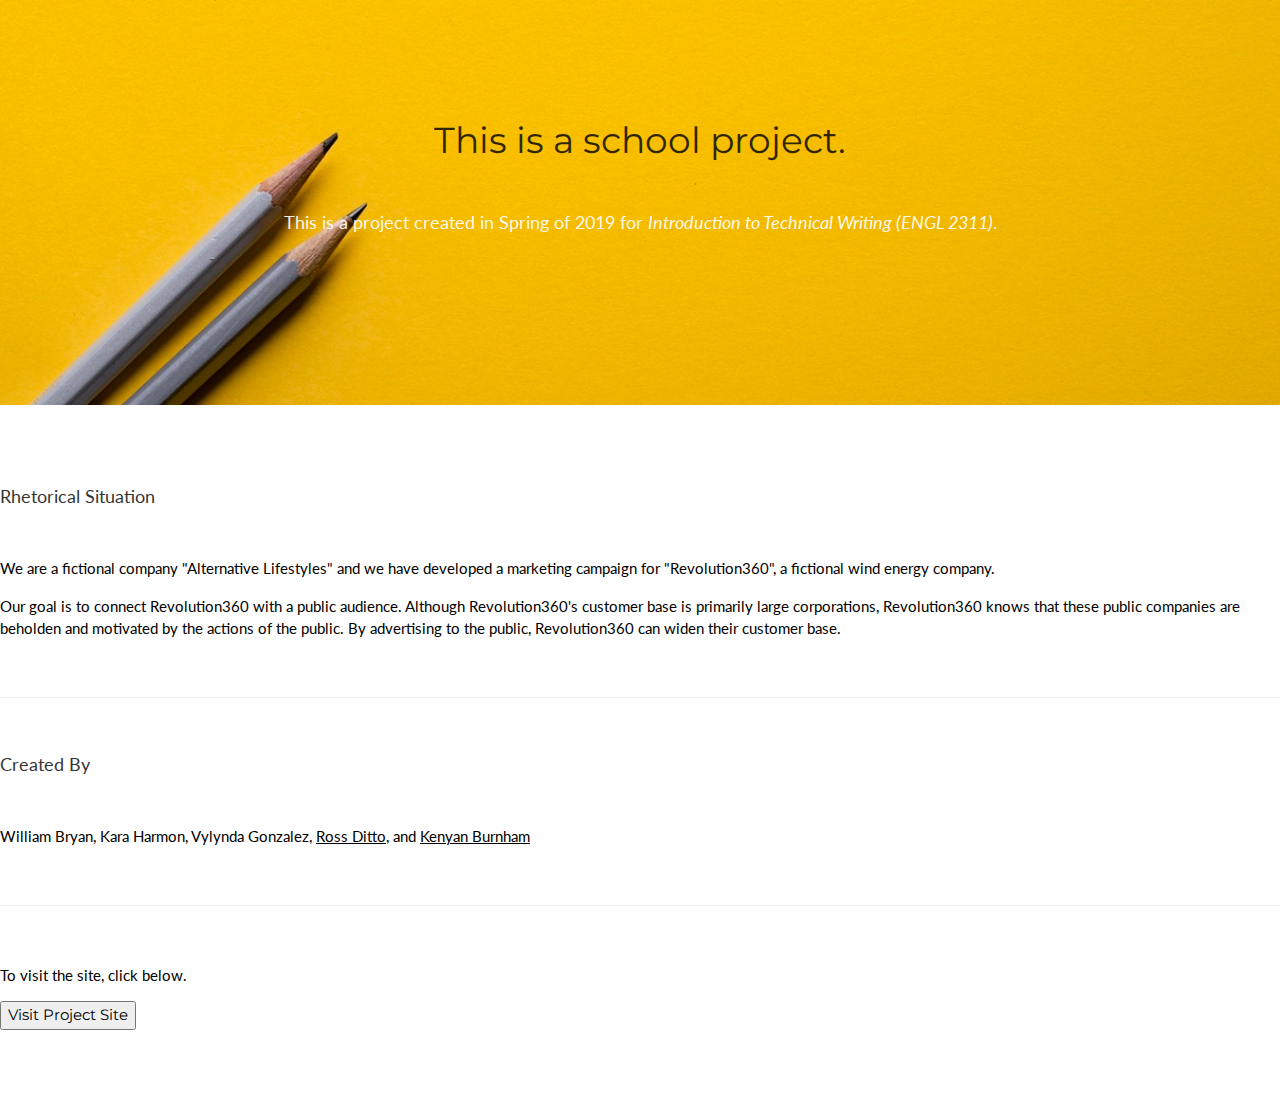
<file: index.html>
<!DOCTYPE html>
<html lang="en">
<head>
    <!-- Meta -->
        <meta charset="UTF-8">
        <meta name="viewport" content="width=device-width, initial-scale=1">
        <title>English 2311 - Revolution 360</title>
    <!-- W3 Schools template stylesheets -->
        <link rel="stylesheet" href="https://www.w3schools.com/w3css/4/w3.css">
    <!-- Font Stylesheets -->
        <link rel="stylesheet" href="https://fonts.googleapis.com/css?family=Lato">
        <link rel="stylesheet" href="https://fonts.googleapis.com/css?family=Montserrat">
        <link rel="stylesheet" href="https://cdnjs.cloudflare.com/ajax/libs/font-awesome/4.7.0/css/font-awesome.min.css">
    <!-- Custom Stylesheets -->
        <link rel="stylesheet" href="css/r360.css">
        <!-- Bootstrap and JQuery CDN's for modal -->
        <script src="https://ajax.googleapis.com/ajax/libs/jquery/3.3.1/jquery.min.js"></script>
        <link rel="stylesheet" href="https://stackpath.bootstrapcdn.com/bootstrap/4.1.3/css/bootstrap.min.css" integrity="sha384-MCw98/SFnGE8fJT3GXwEOngsV7Zt27NXFoaoApmYm81iuXoPkFOJwJ8ERdknLPMO" crossorigin="anonymous">
        <script src="https://stackpath.bootstrapcdn.com/bootstrap/4.1.3/js/bootstrap.min.js" integrity="sha384-ChfqqxuZUCnJSK3+MXmPNIyE6ZbWh2IMqE241rYiqJxyMiZ6OW/JmZQ5stwEULTy" crossorigin="anonymous"></script>
        <!-- Scripts -->
        <script type="text/javascript" src="scripts/modal.js"></script>
        <script type="text/javascript" src="scripts/relocation.js"></script>
</head>
<body>
    <!-- Profile Piece-->
    <section>
        <div class="container-fluid" style="text-align: center;" hidden>
            <div class="row">
                  <div class="col">
                      &nbsp;
                  </div>
                  <div class="col">
                    <br><br>
                      <svg xmlns="http://www.w3.org/2000/svg" width="200" height="200" viewBox="0 0 16 16"><path fill-rule="evenodd" d="M12 1C9.79 1 8 2.31 8 3.92c0 1.94.5 3.03 0 6.08 0-4.5-2.77-6.34-4-6.34.05-.5-.48-.66-.48-.66s-.22.11-.3.34c-.27-.31-.56-.27-.56-.27l-.13.58S.7 4.29.68 6.87c.2.33 1.53.6 2.47.43.89.05.67.79.47.99C2.78 9.13 2 8 1 8S0 9 1 9s1 1 3 1c-3.09 1.2 0 4 0 4H3c-1 0-1 1-1 1h6c3 0 5-1 5-3.47 0-.85-.43-1.79-1-2.53-1.11-1.46.23-2.68 1-2 .77.68 3 1 3-2 0-2.21-1.79-4-4-4zM2.5 6c-.28 0-.5-.22-.5-.5s.22-.5.5-.5.5.22.5.5-.22.5-.5.5z"/></svg>
                      <br><br>

                  </div>
                  <div class="col">
                      &nbsp;
                  </div>
            </div>
        </div>
        <!--
        Image found on Unsplash.com,
        Source: https://unsplash.com/photos/1_CMoFsPfso
        Photographer: Joanna Kosinska
        -->
        <div class="container-fluid" style="background-image: url('media/indexbackgroun.jpg'); background-repeat: no-repeat; background-size: cover; height: 45vh; background-position: top center; padding-bottom: 5vh;">
            <div class="row">
                <div class="col-md-4">
                    &nbsp;
                </div>
                <div class="col-md" style="text-align: center; ">
                    <h1 style="opacity: .8; margin-top: 10vh;" >This is a school project.</h1>
                    <br>
                    <h5 style="color: white; opacity: .9;">This is a project created in Spring of 2019 for <i>Introduction to Technical Writing (ENGL 2311)</i>.</h5>
                    <br>
                </div>
                <div class="col-md-4">
                    &nbsp;
                </div>
            </div>
        </div>
        <div class="container-fluid">
            <div class="row">
                <div class="col-md">
                    &nbsp;
                </div>
                <div class="col-md-6" >
                    <div class="row">
                        <div class="col">
                            <br><br>
                            <h5 style="opacity: .8;">Rhetorical Situation</h5>
                            <br>
                            <p>We are a fictional company "Alternative Lifestyles" and we have developed a marketing campaign for "Revolution360", a fictional wind energy company.</p>
                            <p>Our goal is to connect Revolution360 with a public audience. Although Revolution360's customer base is primarily large corporations, Revolution360 knows that these public companies are beholden and motivated by the actions of the public. By advertising to the public, Revolution360 can widen their customer base.</p>
                            <br>
                            <hr>
                        </div>
                    </div>
                    <div class="row">
                        <div class="col">
                            <br>
                            <h5 style="opacity: .8;">Created By</h5>
                            <br>
                            <p><a>William Bryan</a>, <a>Kara Harmon</a>, <a>Vylynda Gonzalez</a>, <a href="https://www.linkedin.com/in/ross-ditto-122694171/">Ross Ditto</a>, and <a href="https://www.linkedin.com/in/kenyan-burnham-0ba25582/">Kenyan Burnham</a></p>
                            <br>
                            <hr>
                            <br>
                            <p>To visit the site, click below.</p>
                            <button class="btn btn-lg btn-success w3-center" type="button" name="button" onclick="relocateHome()">Visit Project Site</button>
                        </div>
                    </div>
                    <br>
                    <br>
                    <br>

                </div>
                <div class="col-md">
                    &nbsp;
                </div>
            </div>
        </div>
    </section>


</body>
</html>
</file>
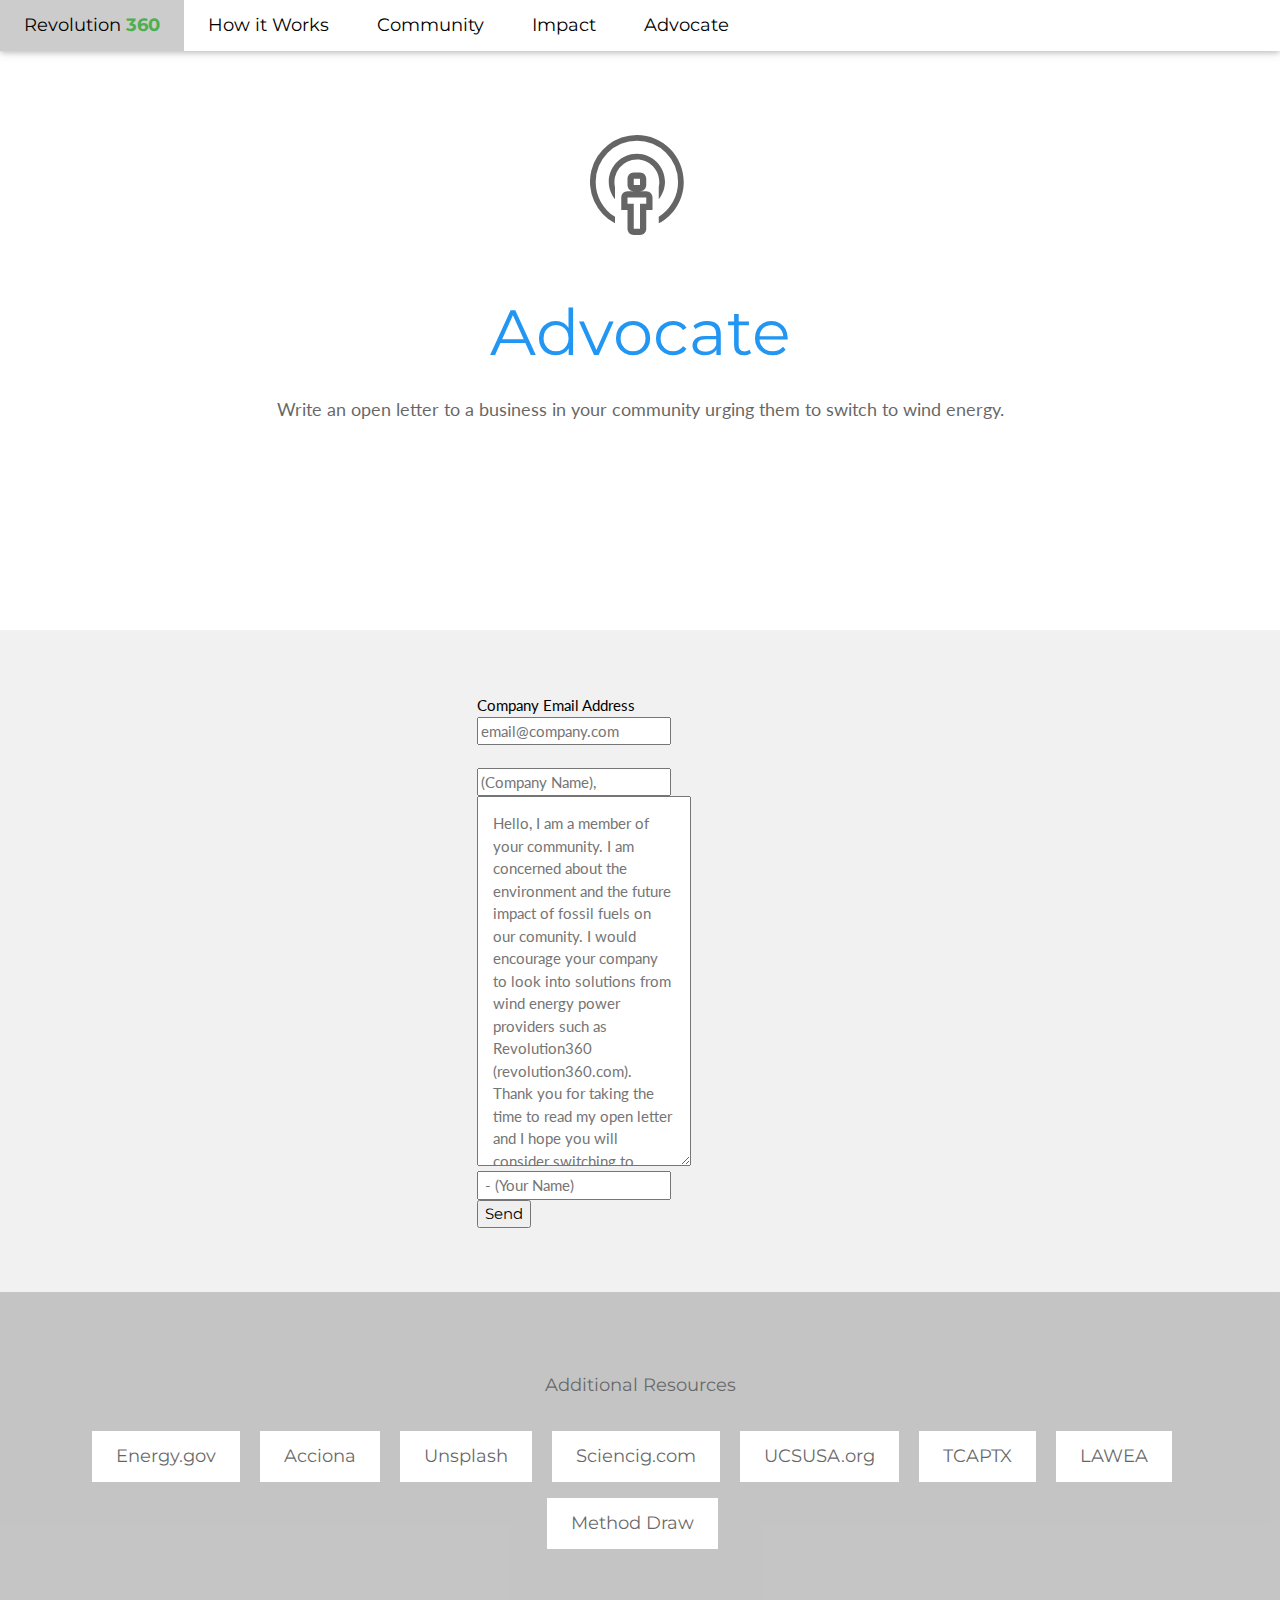
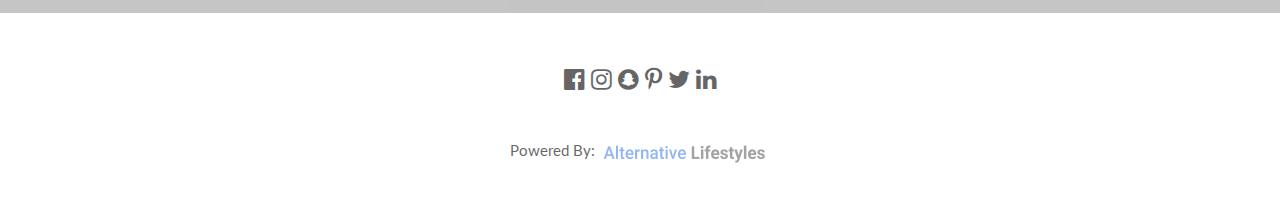
<file: advocate.html>
<!DOCTYPE html>
<html lang="en">
<head>
    <!-- Meta -->
        <meta charset="UTF-8">
        <meta name="viewport" content="width=device-width, initial-scale=1">
        <title>English 2311 - Revolution 360</title>
    <!-- W3 Schools template stylesheets -->
        <link rel="stylesheet" href="https://www.w3schools.com/w3css/4/w3.css">
    <!-- Font Stylesheets -->
        <link rel="stylesheet" href="https://fonts.googleapis.com/css?family=Lato">
        <link rel="stylesheet" href="https://fonts.googleapis.com/css?family=Montserrat">
        <link rel="stylesheet" href="https://cdnjs.cloudflare.com/ajax/libs/font-awesome/4.7.0/css/font-awesome.min.css">
    <!-- Custom Stylesheets -->
        <link rel="stylesheet" href="css/r360.css">
        <script src="https://ajax.googleapis.com/ajax/libs/jquery/3.3.1/jquery.min.js"></script>
        <link rel="stylesheet" href="https://stackpath.bootstrapcdn.com/bootstrap/4.1.3/css/bootstrap.min.css" integrity="sha384-MCw98/SFnGE8fJT3GXwEOngsV7Zt27NXFoaoApmYm81iuXoPkFOJwJ8ERdknLPMO" crossorigin="anonymous">
        <script src="https://stackpath.bootstrapcdn.com/bootstrap/4.1.3/js/bootstrap.min.js" integrity="sha384-ChfqqxuZUCnJSK3+MXmPNIyE6ZbWh2IMqE241rYiqJxyMiZ6OW/JmZQ5stwEULTy" crossorigin="anonymous"></script>
</head>
<body>
    <!-- TODO: Leave contanet in the open latter in the success modal -->
    <!-- Navbar -->
    <div class="w3-top">
      <div class="w3-bar w3-white w3-card w3-left-align w3-large">
          <a class="w3-bar-item w3-button w3-hide-medium w3-hide-large w3-right w3-padding-large w3-hover-white w3-large w3-blue" href="javascript:void(0);" onclick="myFunction()" title="Toggle Navigation Menu"><i class="fa fa-bars"></i></a>
          <a href="main.html" class="w3-bar-item w3-button w3-padding-large w3-white">Revolution<b style="color:#4CAF50;"> 360</b></a>
          <a href="technology.html" class="w3-bar-item w3-button w3-hide-small w3-padding-large w3-hover-white">How it Works</a>
          <a href="community.html" class="w3-bar-item w3-button w3-hide-small w3-padding-large w3-hover-white">Community</a>
          <a href="impact.html" class="w3-bar-item w3-button w3-hide-small w3-padding-large w3-hover-white">Impact</a>
          <a href="advocate.html" class="w3-bar-item w3-button w3-hide-small w3-padding-large w3-hover-white">Advocate</a>
      </div>

      <!-- Navbar on small screens -->
      <div id="navDemo" class="w3-bar-block w3-white w3-hide w3-hide-large w3-hide-medium w3-large">
          <a href="technology.html" class="w3-bar-item w3-button w3-padding-large">How it Works</a>
          <a href="community.html" class="w3-bar-item w3-button w3-padding-large">Community</a>
          <a href="impact.html" class="w3-bar-item w3-button w3-padding-large">Impact</a>
          <a href="advocate.html" class="w3-bar-item w3-button w3-padding-large">Advocate</a>
      </div>
    </div>

    <!-- Header -->
    <header class="w3-container w3-white w3-center" style=" height: 70vh; padding-top: 15vh;">
        <svg xmlns="http://www.w3.org/2000/svg"style="opacity: .6; " width="100" height="100" viewBox="0 0 16 16"><path fill-rule="evenodd" d="M9 9H8c.55 0 1-.45 1-1V7c0-.55-.45-1-1-1H7c-.55 0-1 .45-1 1v1c0 .55.45 1 1 1H6c-.55 0-1 .45-1 1v2h1v3c0 .55.45 1 1 1h1c.55 0 1-.45 1-1v-3h1v-2c0-.55-.45-1-1-1zM7 7h1v1H7V7zm2 4H8v4H7v-4H6v-1h3v1zm2.09-3.5c0-1.98-1.61-3.59-3.59-3.59A3.593 3.593 0 0 0 4 8.31v1.98c-.61-.77-1-1.73-1-2.8 0-2.48 2.02-4.5 4.5-4.5S12 5.01 12 7.49c0 1.06-.39 2.03-1 2.8V8.31c.06-.27.09-.53.09-.81zm3.91 0c0 2.88-1.63 5.38-4 6.63v-1.05a6.553 6.553 0 0 0 3.09-5.58A6.59 6.59 0 0 0 7.5.91 6.59 6.59 0 0 0 .91 7.5c0 2.36 1.23 4.42 3.09 5.58v1.05A7.497 7.497 0 0 1 7.5 0C11.64 0 15 3.36 15 7.5z"/></svg>
        <h1 class="w3-margin w3-jumbo w3-text-blue" style="padding-top: 3vh;">Advocate</h1>
        <p class="w3-margin w3-large w3-text-black" style="opacity: .6;">Write an open letter to a business in your community urging them to switch to wind energy.</p>
    </header>

    <!-- First Grid -->
    <div class="w3-row-padding w3-light-grey w3-padding-64 w3-container">
        <div class="w3-content" >
            <div class="w3-third">
                &nbsp;
            </div>
            <div class="w3-third" style=" ">
                <form>
                    <div class="form-group" style="width: 100%;">
                        <label for="exampleFormControlInput1" onclick="enterInfo()">Company Email Address</label><br>
                        <input type="email" class="form-control" id="companyEmail" placeholder="email@company.com">
                    </div>
                    <div class="form-group" style="width: 100%;">
                        <br>
                        <input type="email" class="form-control" id="companyName" placeholder="(Company Name),"><br>
                        <textarea style="padding: 1rem;" class="form-control" id="letter" rows="15" placeholder="Hello, I am a member of your community. I am concerned about the environment and the future impact of fossil fuels on our comunity. I would encourage your company to look into solutions from wind energy power providers such as Revolution360 (revolution360.com). Thank you for taking the time to read my open letter and I hope you will consider switching to sustainable energy sources."></textarea><br>
                        <input type="email" class="form-control" id="yourName" placeholder=" - (Your Name)">
                    </div>
                    <div class="form-group">
                        <button class="btn btn-lg btn-primary" type="button" name="button" onclick="document.getElementById('id01').style.display='block'">Send</button>
                    </div>
                </form>
            </div>
            <div class="w3-third">
                &nbsp;
            </div>
        </div>
    </div>

        <!-- The Modal -->
    <div id="id01" class="w3-modal">
      <div class="w3-modal-content">
        <div class="w3-container">
          <p class="w3-button w3-display-topright" onclick="relocateAdvocate();">Close</p>
          <div class="row w3-center">
              <div class="col">
                <br>
                <h3 style="opacity: .8;" onclick="relocateAdvocate();">Message Sent</h3>
                <hr>
                <br>
                <div class="w3-left-align">
                    <div class="row">
                        <div class="col-2">
                            &nbsp;
                        </div>
                        <div class="col-8 letter-background">
                            <p>Hello Steve,</p>
                            <p>
                              I am writing to you as a proud member of the following organization: Greenpeace USA, PETA, and the Rainforest Action Network. I am very concerned about the environment, and quite frankly the EXXON Mobil Corporation (which includes yourself) is one of the biggest detriments to the environment. Not only does EXXON pollute the air with toxic oils and gasses, but also attempts to replace nature with landing platforms, oil rigs, and yes gas stations (aesthetic pollution). It’s gotten so bad that I can literally feel the polluted air eating away at my fur coat and leather boots. On top of that, your unforgivable gas prices mean that I can’t even drive out of State in my vehicle  (Tan Volkswagen 1967 Bus). Although I write to you from California, I am just as passionate about this cause and I won’t stop until something is done.
                            </p>
                            <p>
                              Sincerely,
                              <br>
                              Rain
                            </p>
                        </div>
                        <div class="col-2">
                            &nbsp;
                        </div>
                    </div>

                </div>
                <br>
                <hr>
                <br>
                <h5 style="opacity: .6;">Thank you for taking the time to advocate for a clean, sustainable future.</h5>
                <br>
                <p style="opacity: .6;">Encourage another company</p>
                <button class="w3-button w3-blue" onclick="relocateAdvocate()">Encourage Others</button>
                <br><br>
                <p style="opacity: .6;">- or -</p>
                <p style="opacity: .6;">Encourage people in your community </p>
                <div class="w3-xlarge w3-padding-16" style="opacity:.8;">
                    <i class="fa fa-facebook-official w3-hover-opacity"></i>
                    <i class="fa fa-instagram w3-hover-opacity"></i>
                    <i class="fa fa-snapchat w3-hover-opacity"></i>
                    <i class="fa fa-pinterest-p w3-hover-opacity"></i>
                    <i class="fa fa-twitter w3-hover-opacity"></i>
                    <i class="fa fa-linkedin w3-hover-opacity"></i>
               </div>
               <br>
              </div>
          </div>

        </div>
      </div>
    </div>

    <!-- Resource Footer -->
    <div class="w3-container w3-grey w3-center w3-opacity w3-padding-64" >
        <h1 class="w3-margin w3-large">Additional Resources</h1>
        <button class="w3-button w3-white w3-padding-large w3-large w3-margin-top w3-margin-right" href="https://www.energy.gov/eere/wind/how-do-wind-turbines-work">Energy.gov</button>
        <button class="w3-button w3-white w3-padding-large w3-large w3-margin-top w3-margin-right" href="https://www.acciona.com/renewable-energy/wind-power/wind-turbines/">Acciona</button>
        <button class="w3-button w3-white w3-padding-large w3-large w3-margin-top w3-margin-right" href="https://unsplash.com/search/photos/wind-power">Unsplash</button>
        <button class="w3-button w3-white w3-padding-large w3-large w3-margin-top w3-margin-right" href="https://sciencing.com/wind-turbines-impact-environment-positive-way-20177.html">Sciencig.com</button>
        <button class="w3-button w3-white w3-padding-large w3-large w3-margin-top w3-margin-right" href="https://www.ucsusa.org/clean-energy/renewable-energy/environmental-impacts-wind-power">UCSUSA.org</button>
        <button class="w3-button w3-white w3-padding-large w3-large w3-margin-top w3-margin-right" href="https://tcaptx.com/education/the-texas-electricity-market-101">TCAPTX</button>
        <button class="w3-button w3-white w3-padding-large w3-large w3-margin-top w3-margin-right" href="https://www.awea.org/wind-101/basics-of-wind-energy">LAWEA</button>
        <button class="w3-button w3-white w3-padding-large w3-large w3-margin-top w3-margin-right" href="https://editor.method.ac/">Method Draw</button>

    </div>

    <!-- Footer -->
    <footer class="w3-container w3-padding-32 w3-center w3-opacity">
        <div class="w3-xlarge w3-padding-16">
            <i class="fa fa-facebook-official w3-hover-opacity"></i>
            <i class="fa fa-instagram w3-hover-opacity"></i>
            <i class="fa fa-snapchat w3-hover-opacity"></i>
            <i class="fa fa-pinterest-p w3-hover-opacity"></i>
            <i class="fa fa-twitter w3-hover-opacity"></i>
            <i class="fa fa-linkedin w3-hover-opacity"></i>
       </div>
       <p>Powered By: <img src="media/al.png" alt="Alternative Lifestyles Logo"></p>
    </footer>

    <!-- Scripts -->
        <script type="text/javascript" src="scripts/modal.js"></script>
        <script type="text/javascript" src="scripts/relocation.js"></script>
        <script type="text/javascript" src="scripts/EnterInfo.js"></script>

</body>
</html>
</file>
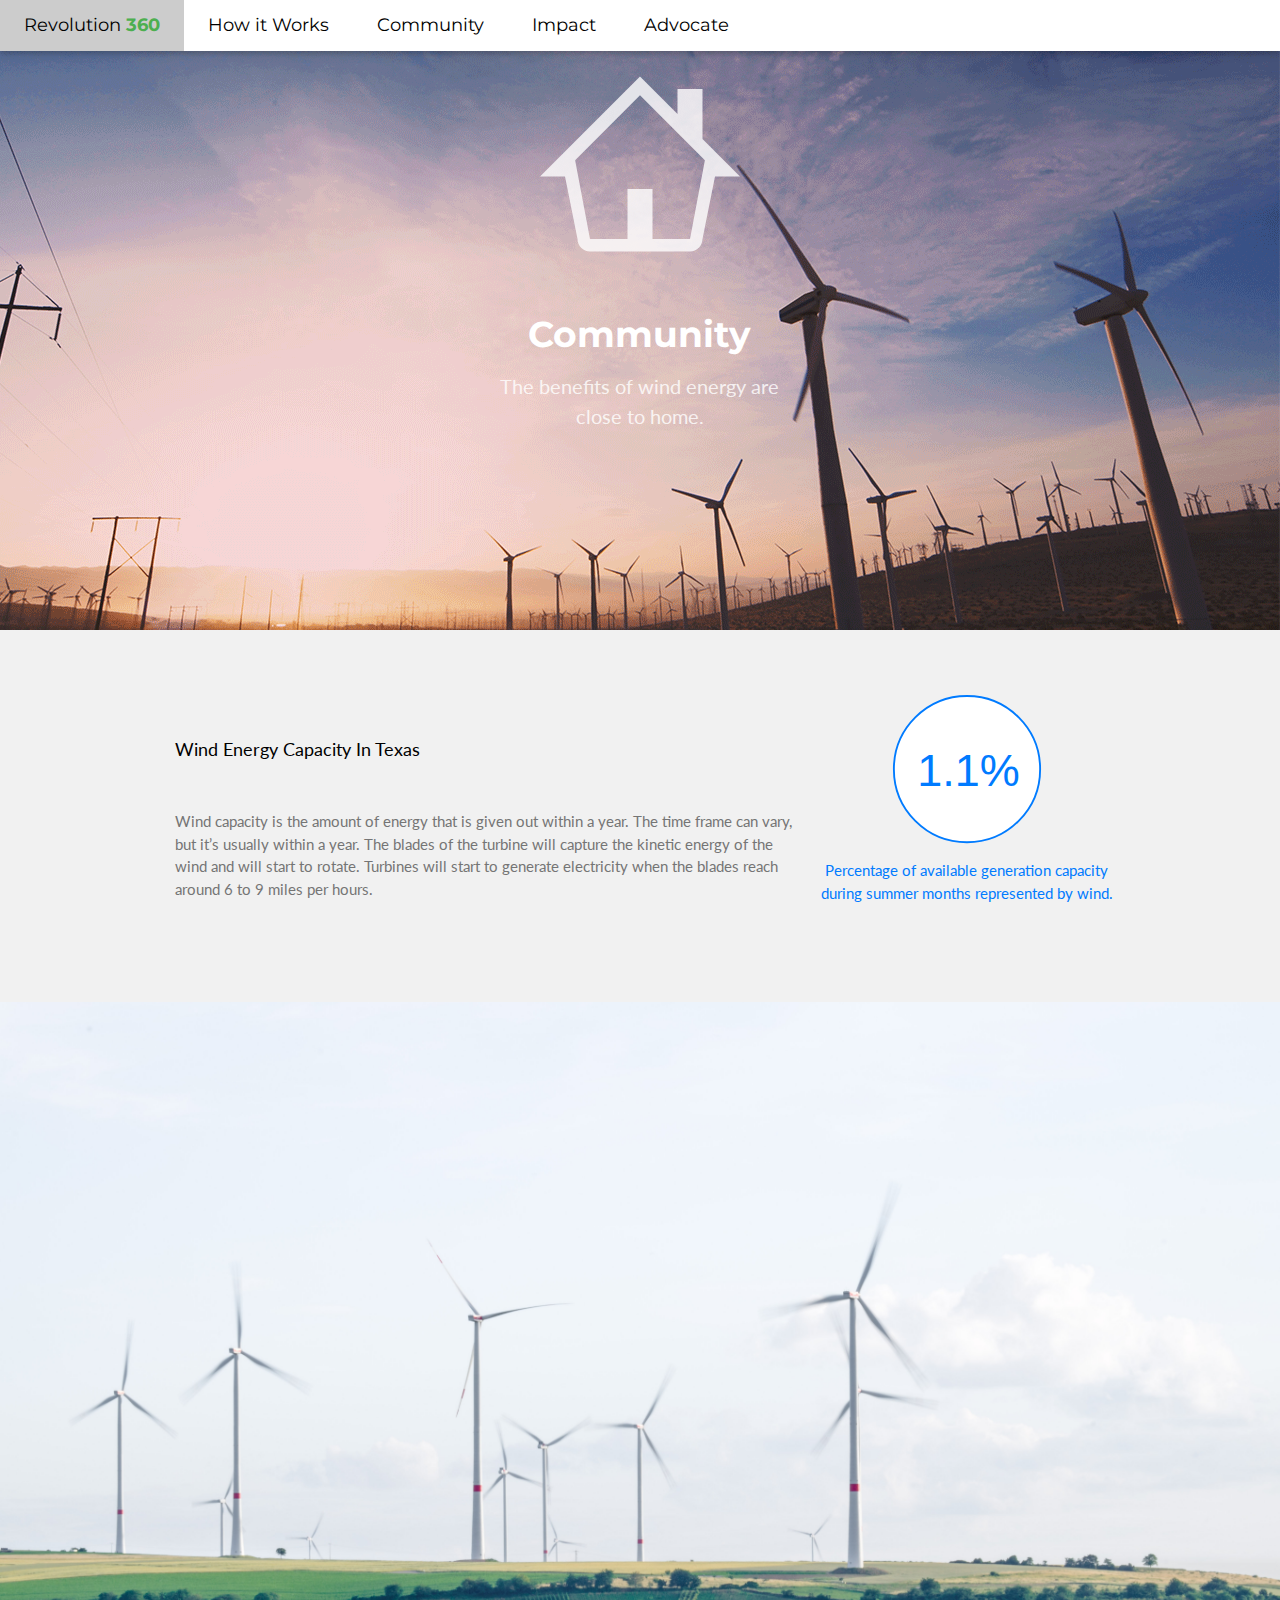
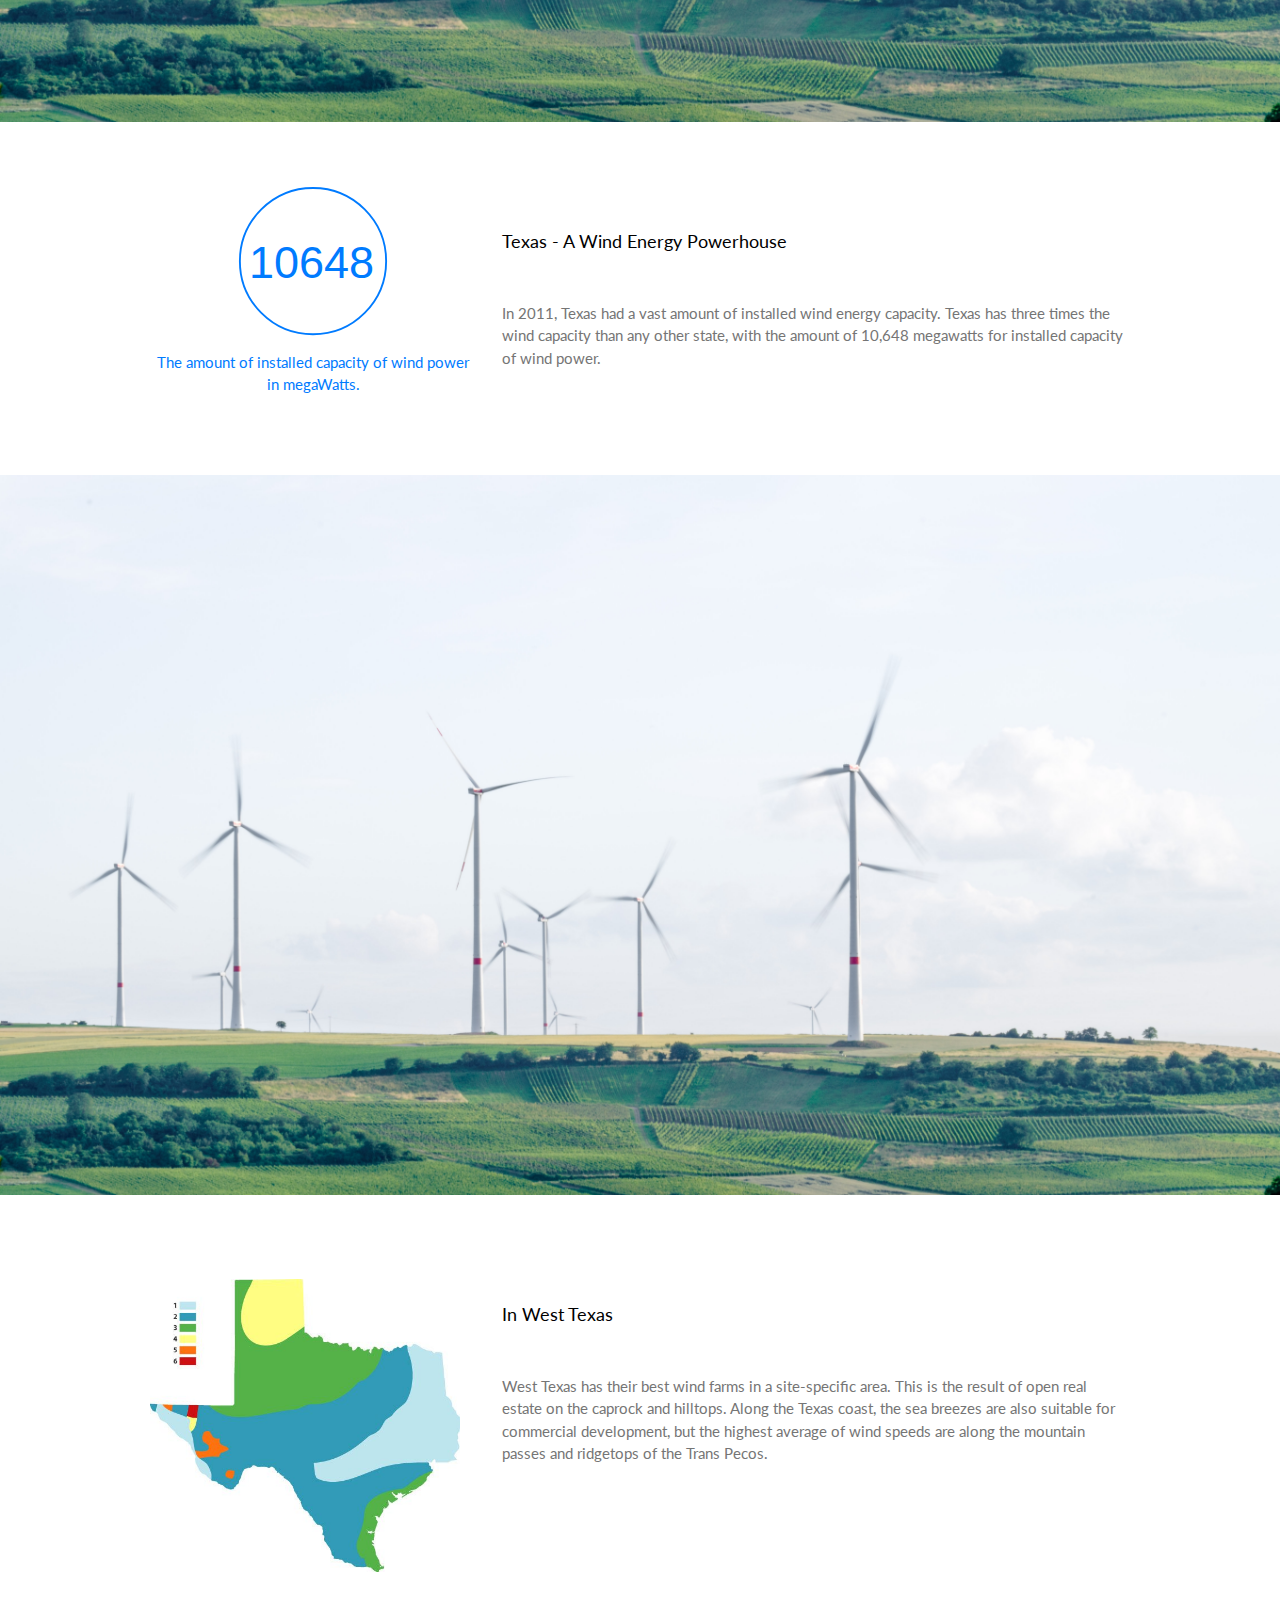
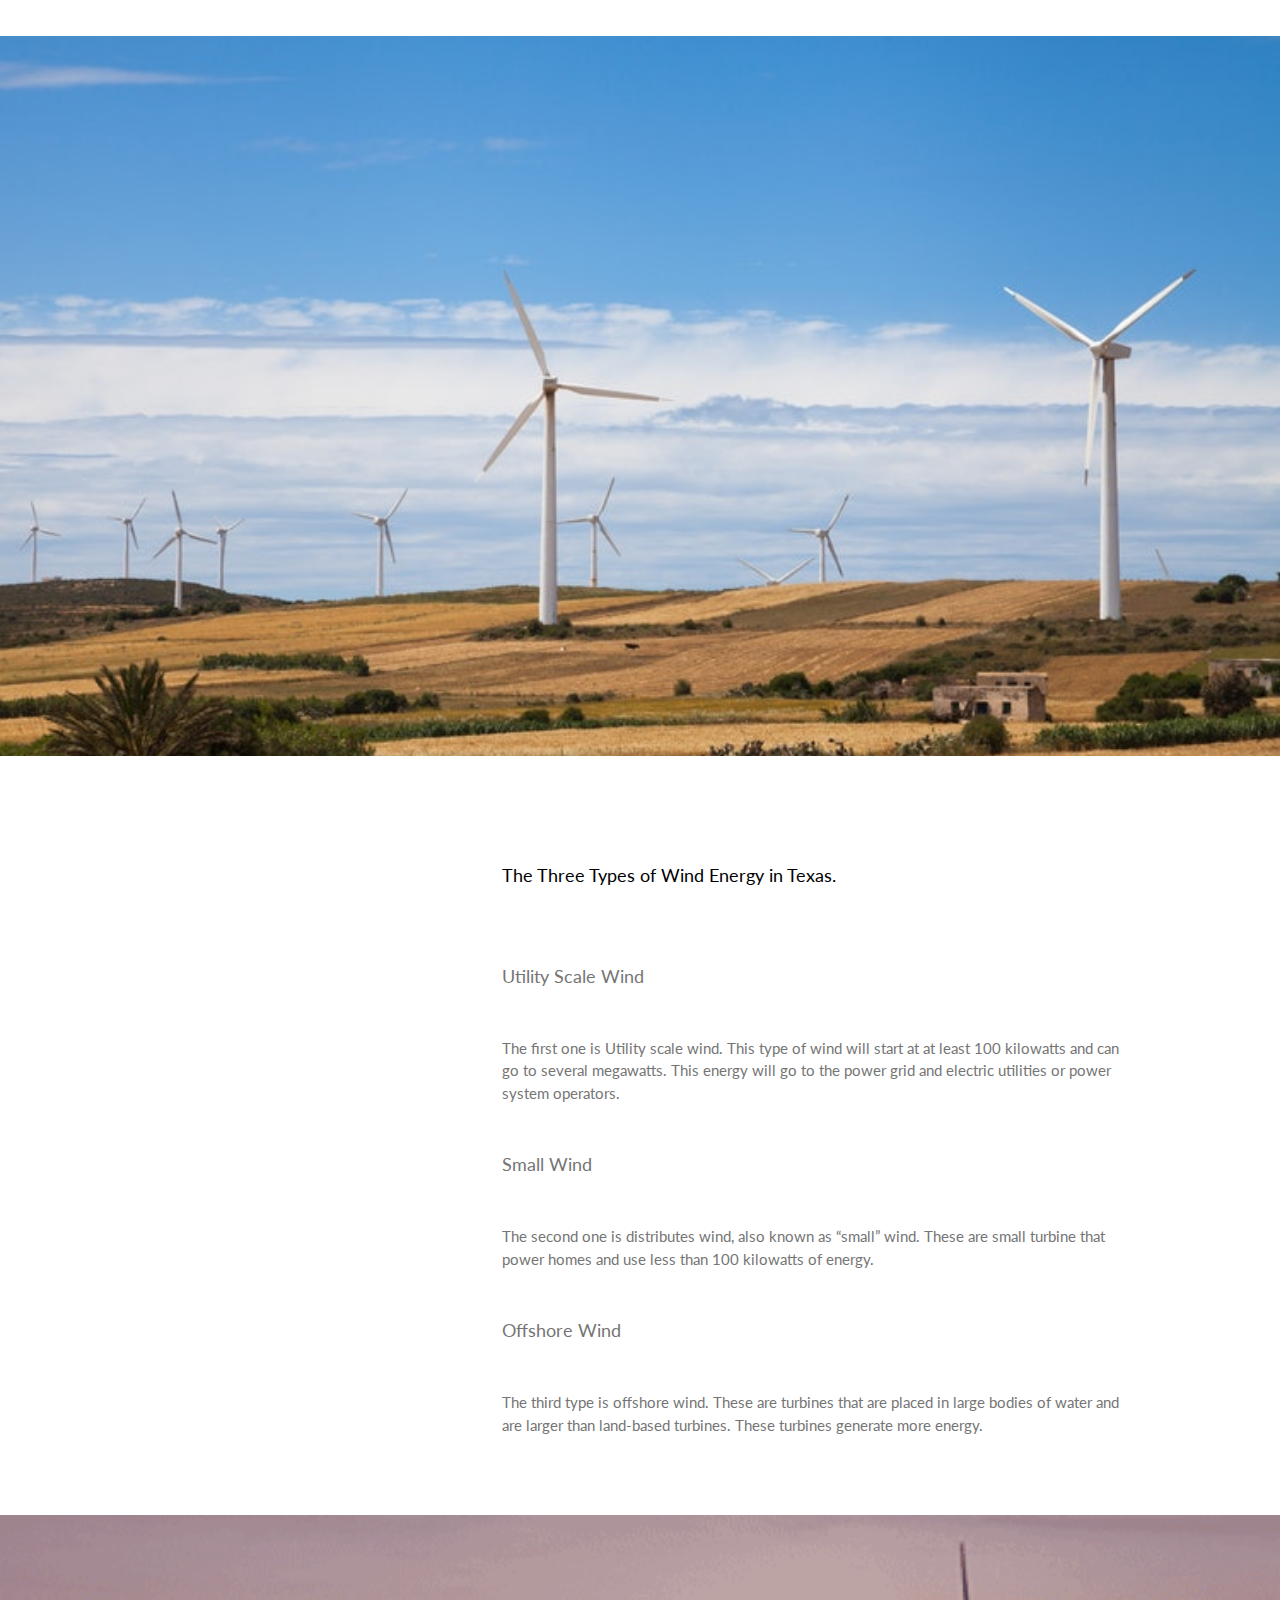
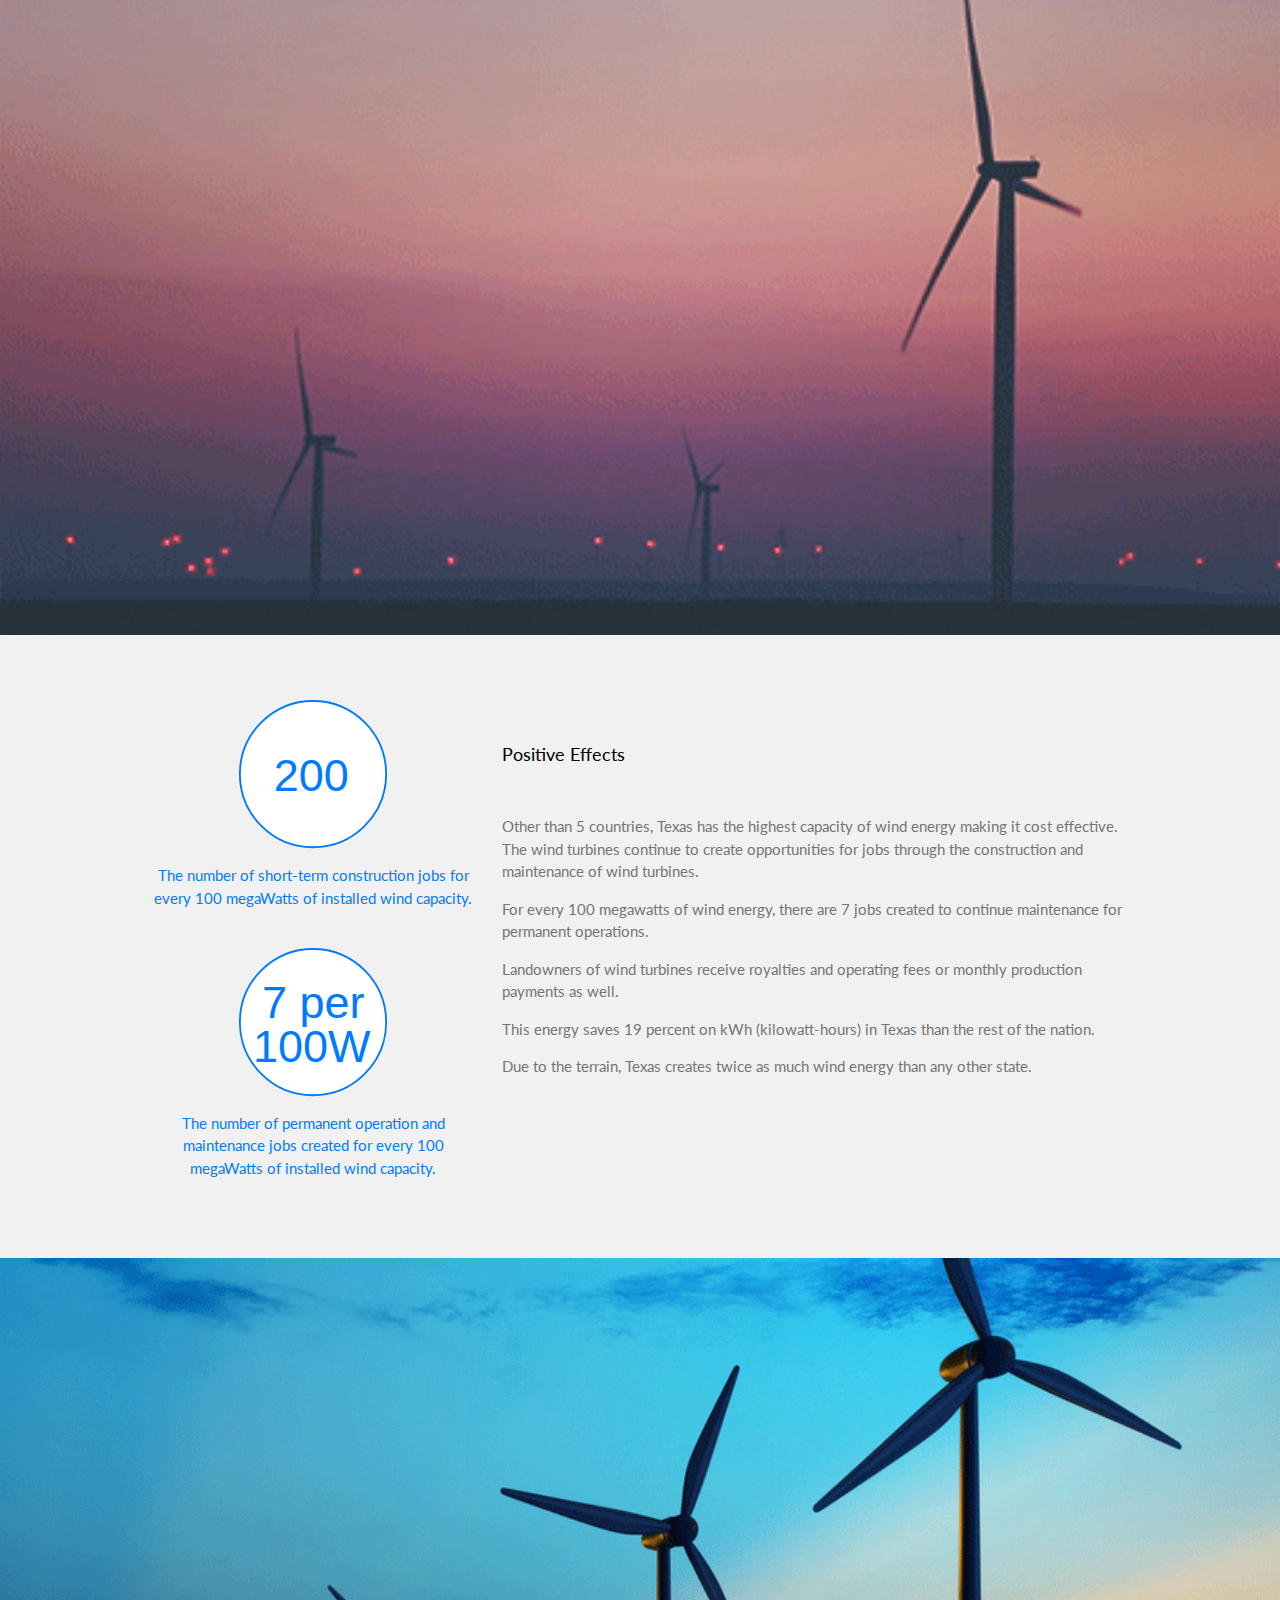
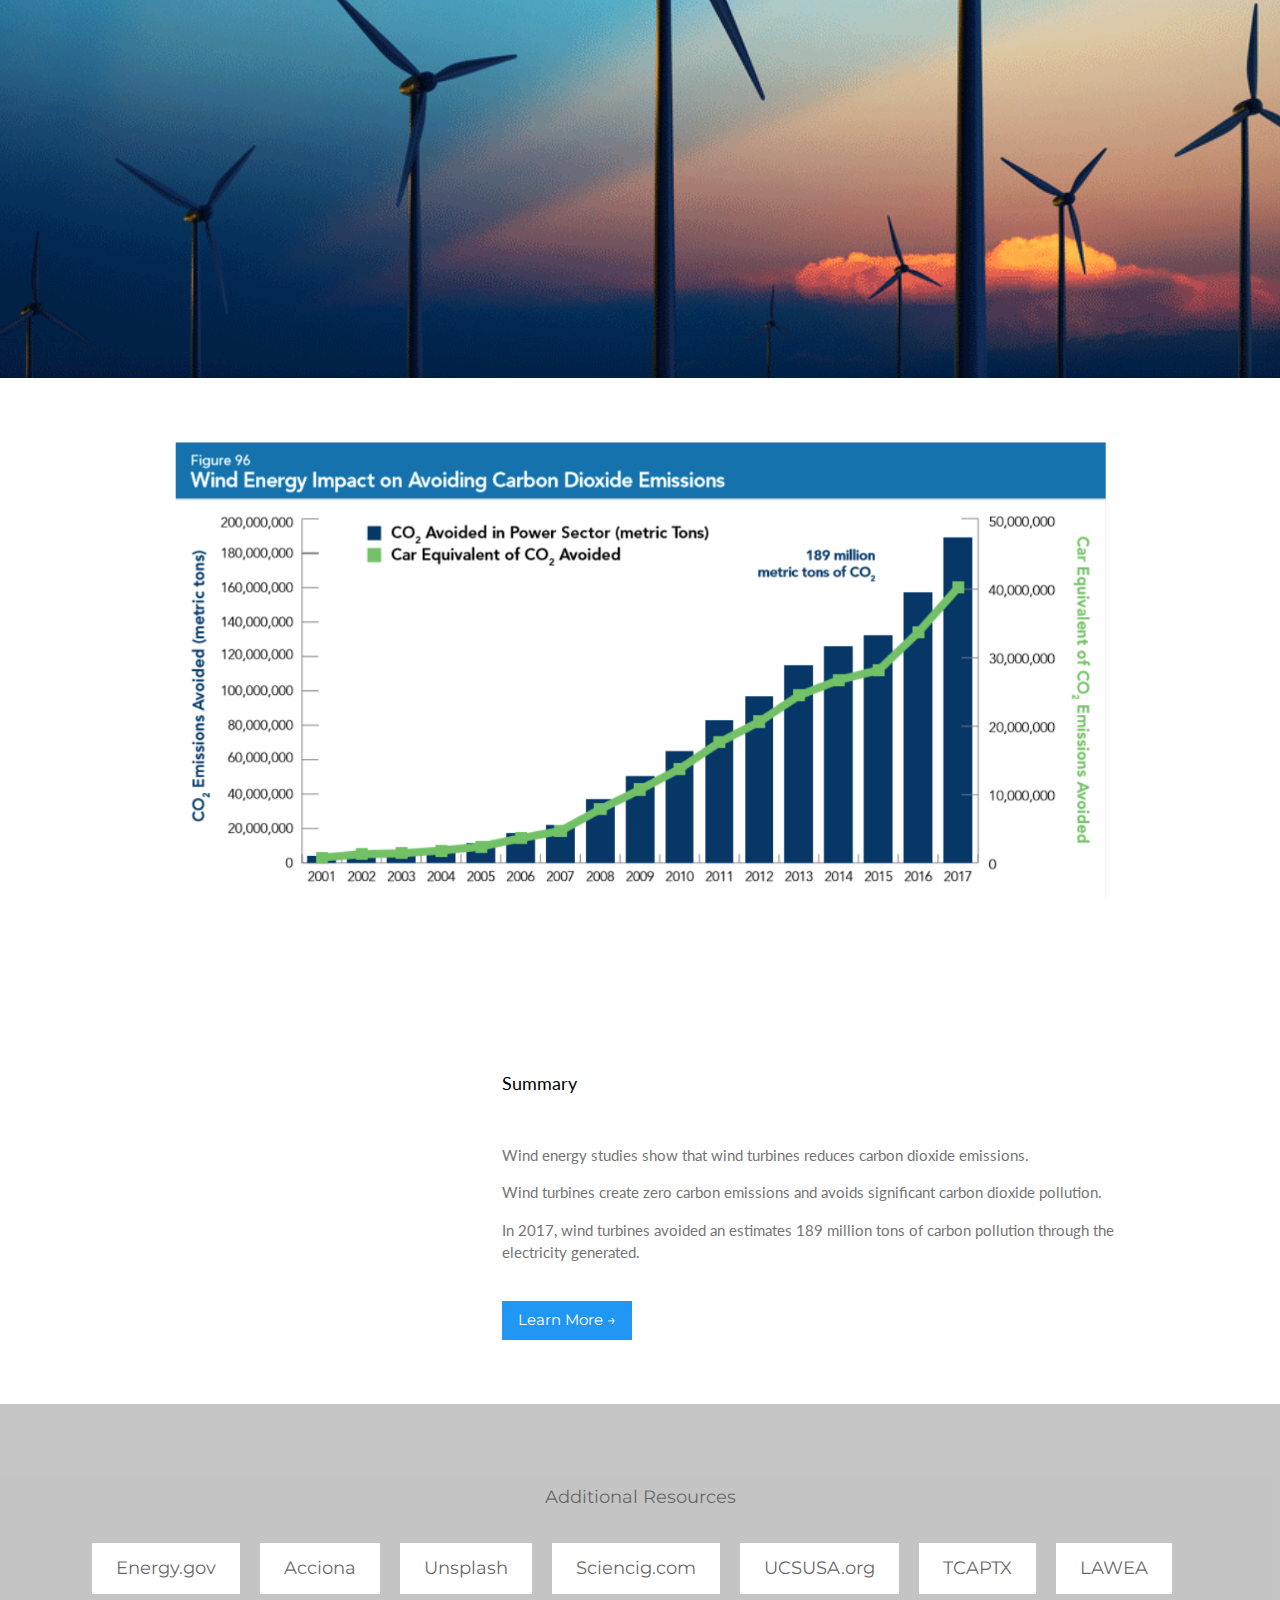
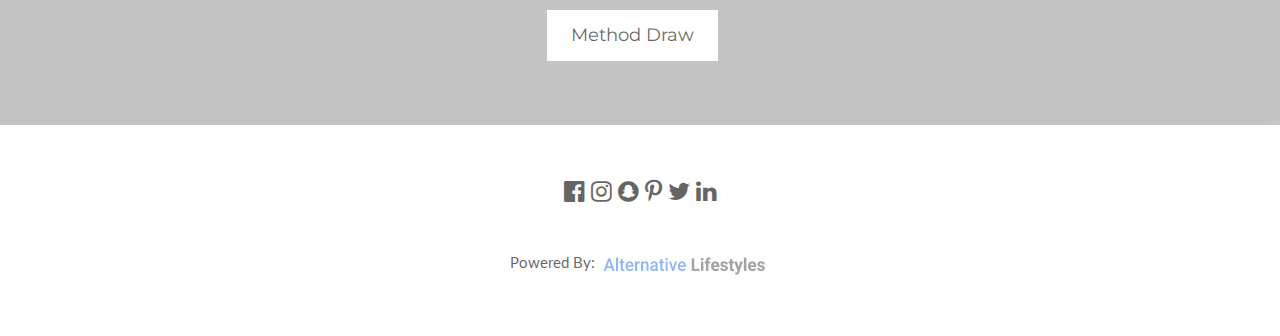
<file: community.html>
<!DOCTYPE html>
<html lang="en">
<head>
    <!-- Meta -->
        <meta charset="UTF-8">
        <meta name="viewport" content="width=device-width, initial-scale=1">
        <title>English 2311 - Revolution 360</title>
    <!-- W3 Schools template stylesheets -->
        <link rel="stylesheet" href="https://www.w3schools.com/w3css/4/w3.css">
    <!-- Font Stylesheets -->
        <link rel="stylesheet" href="https://fonts.googleapis.com/css?family=Lato">
        <link rel="stylesheet" href="https://fonts.googleapis.com/css?family=Montserrat">
        <link rel="stylesheet" href="https://cdnjs.cloudflare.com/ajax/libs/font-awesome/4.7.0/css/font-awesome.min.css">
    <!-- Custom Stylesheets -->
        <link rel="stylesheet" href="css/r360.css">
</head>
<body>

    <!-- Navbar -->
    <div class="w3-top">
      <div class="w3-bar w3-white w3-card w3-left-align w3-large">
          <a class="w3-bar-item w3-button w3-hide-medium w3-hide-large w3-right w3-padding-large w3-hover-white w3-large w3-blue" href="javascript:void(0);" onclick="myFunction()" title="Toggle Navigation Menu"><i class="fa fa-bars"></i></a>
          <a href="main.html" class="w3-bar-item w3-button w3-padding-large w3-white">Revolution<b style="color:#4CAF50;"> 360</b></a>
          <a href="technology.html" class="w3-bar-item w3-button w3-hide-small w3-padding-large w3-hover-white">How it Works</a>
          <a href="community.html" class="w3-bar-item w3-button w3-hide-small w3-padding-large w3-hover-white">Community</a>
          <a href="impact.html" class="w3-bar-item w3-button w3-hide-small w3-padding-large w3-hover-white">Impact</a>
          <a href="advocate.html" class="w3-bar-item w3-button w3-hide-small w3-padding-large w3-hover-white">Advocate</a>
      </div>

      <!-- Navbar on small screens -->
      <div id="navDemo" class="w3-bar-block w3-white w3-hide w3-hide-large w3-hide-medium w3-large">
          <a href="technology.html" class="w3-bar-item w3-button w3-padding-large">How it Works</a>
          <a href="community.html" class="w3-bar-item w3-button w3-padding-large">Community</a>
          <a href="impact.html" class="w3-bar-item w3-button w3-padding-large">Impact</a>
          <a href="advocate.html" class="w3-bar-item w3-button w3-padding-large">Advocate</a>
      </div>
    </div>

    <!-- Header -->
    <header class="w3-container w3-white w3-center" style=" height: 70vh;" hidden>

    </header>

    <!-- Zeroth Grid -->
    <div class="w3-row-padding w3-padding-64 w3-container" style=" height: 70vh; background-position: center; background-image: url('media/giphy.gif'); background-repeat: no-repeat, repeat; background-size: cover; background-position:top;">
        <div class="w3-content" >
            <div class="w3-third">
                &nbsp;
            </div>
            <div class="w3-third" style="text-align: center;">
                <svg class=" w3-center w3-text-white" xmlns="http://www.w3.org/2000/svg" style=" opacity: .8;" width="200" height="200" viewBox="0 0 16 16"><path fill="white"; fill-rule="evenodd" d="M16 9l-3-3V2h-2v2L8 1 0 9h2l1 5c0 .55.45 1 1 1h8c.55 0 1-.45 1-1l1-5h2zm-4 5H9v-4H7v4H4L2.81 7.69 8 2.5l5.19 5.19L12 14z"/></svg>
                <h1 class="w3-center w3-text-white" style="padding-top: 3vh;"><b>Community</b></h1>
                <h4 class="w3-center  w3-text-white" style="opacity: .8;">The benefits of wind energy are close to home.</h4>
            </div>
            <div class="w3-third">
                &nbsp;
            </div>
        </div>
    </div>

    <!-- First Grid -->
    <div class="w3-row-padding w3-light-grey w3-padding-64 w3-container">
      <div class="w3-content">
          <div class="w3-twothird" style="padding-left: 25px; ">

          <h5 class="w3-padding-32">Wind Energy Capacity In Texas</h5>
          <p class="w3-text-grey">Wind capacity is the amount of energy that is given out within a year. The time frame can vary, but it’s usually within a year. The blades of the turbine will capture the kinetic energy of the wind and will start to rotate. Turbines will start to generate electricity when the blades reach around 6 to 9 miles per hours.</p>
          <br>
        </div>
        <div class="w3-third w3-center">
            <div >
                <img class="circle-svg" src="media/1point1percent.svg" alt="">
                <p style="color: #007bff;">Percentage of available generation capacity during summer months represented by wind. </p>
            </div>
        </div>
      </div>
    </div>

    <!-- Second Grid -->
    <div class="w3-row-padding w3-padding-64 w3-container" style=" height: 80vh; background-position: center; background-image: url('media/karsten-wurth-inf1783-107694-unsplash.jpg'); background-repeat: no-repeat, repeat; background-size: cover;">
        <div class="w3-content" >
            <div class="w3-third">
                &nbsp;
            </div>
            <div class="w3-third" style=" ">
                &nbsp;
            </div>
            <div class="w3-third">
                &nbsp;
            </div>
        </div>
    </div>

    <!-- First Grid -->
    <div class="w3-row-padding w3-light-white w3-padding-64 w3-container">
      <div class="w3-content">
          <div class="w3-third w3-center">
              <div >
                  <img class="circle-svg" src="media/10648.svg" alt="">
                  <p style="color: #007bff;">The amount of installed capacity of wind power in megaWatts. </p>
              </div>
          </div>

          <div class="w3-twothird" style="padding-left: 25px; ">

          <h5 class="w3-padding-32">Texas - A Wind Energy Powerhouse </h5>
          <p class="w3-text-grey">In 2011, Texas had a vast amount of installed wind energy capacity. Texas has three times the wind capacity than any other state, with the amount of 10,648 megawatts for installed capacity of wind power.</p>
        </div>
      </div>
    </div>

    <!-- Second Grid -->
    <div class="w3-row-padding w3-padding-64 w3-container" style=" height: 80vh; background-position: center; background-image: url('media/karsten-wurth-inf1783-107694-unsplash.jpg'); background-repeat: no-repeat, repeat; background-size: cover;">
        <div class="w3-content" >
            <div class="w3-third">
                &nbsp;
            </div>
            <div class="w3-third" style=" ">
                &nbsp;
            </div>
            <div class="w3-third">
                &nbsp;
            </div>
        </div>
    </div>

    <!-- Third Grid -->
    <div class="w3-row-padding w3-white w3-padding-64 w3-container">
        <div class="w3-content">
            <div class="w3-third">
                <h1 class="w3-text-green" style="float: right; padding-right: 50px; "></h1>
                <img src="media/wind-classifications.jpg" alt="Wind Regions In Texas" style="width: 95%;">
            </div>

            <div class="w3-twothird" style="padding-left: 25px; ">
                <h5 class="w3-padding-32">In West Texas</h5>
                <p class="w3-text-grey">West Texas has their best wind farms in a site-specific area. This is the result of open real estate on the caprock and hilltops. Along the Texas coast, the sea breezes are also suitable for commercial development, but the highest average of wind speeds are along the mountain passes and ridgetops of the Trans Pecos.</p>
            </div>
        </div>
    </div>

    <!-- Fourth Grid -->
    <div class="w3-row-padding w3-padding-64 w3-container" style=" height: 80vh; background-position: center; background-image: url('media/wind.jpeg'); background-repeat: no-repeat, repeat; background-size: cover;">
        <div class="w3-content" >
            <div class="w3-third">
                &nbsp;
            </div>
            <div class="w3-third" style=" ">
                &nbsp;
            </div>
            <div class="w3-third">
                &nbsp;
            </div>
        </div>
    </div>

    <!-- Third Grid -->
    <div class="w3-row-padding w3-white w3-padding-64 w3-container">
        <div class="w3-content">
            <div class="w3-third w3-center">
                <h1 class="w3-text-blue" style="float: right; padding-right: 50px; "></h1>
            </div>

            <div class="w3-twothird" style="padding-left: 25px; ">
                <h5 class="w3-padding-32">The Three Types of Wind Energy in Texas.</h5>
                <h5 class="w3-padding-32 w3-text-grey">Utility Scale Wind</h5>
                <p class="w3-text-grey">The first one is Utility scale wind. This type of wind will start at at least 100 kilowatts and can go to several megawatts. This energy will go to the power grid and electric utilities or power system operators.</p>
                <h5 class="w3-padding-32 w3-text-grey">Small Wind</h5>
                <p class="w3-text-grey">The second one is distributes wind, also known as “small” wind. These are small turbine that power homes and use less than 100 kilowatts of energy.</p>
                <h5 class="w3-padding-32 w3-text-grey">Offshore Wind</h5>
                <p class="w3-text-grey">The third type is offshore wind. These are turbines that are placed in large bodies of water and are larger than land-based turbines. These turbines generate more energy.</p>
            </div>
        </div>
    </div>

    <!-- Fourth Grid -->
    <div class="w3-row-padding w3-padding-64 w3-container" style=" height: 80vh; background-position: center; background-image: url('media/evening.gif'); background-repeat: no-repeat, repeat; background-size: cover;">
        <div class="w3-content" >
            <div class="w3-third">
                &nbsp;
            </div>
            <div class="w3-third" style=" ">
                &nbsp;
            </div>
            <div class="w3-third">
                &nbsp;
            </div>
        </div>
    </div>

    <!-- Fifth Grid -->
    <div class="w3-row-padding w3-light-grey w3-padding-64 w3-container">
      <div class="w3-content">
        <div class="w3-third w3-center">
            <img class="circle-svg" src="media/200.svg" alt="">
            <p style="color: #007bff;">The number of short-term construction jobs for every 100 megaWatts of installed wind capacity. </p>
            <br>
            <img class="circle-svg" src="media/7per100w.svg" alt="">
            <p style="color: #007bff;">The number of permanent operation and maintenance jobs created for every 100 megaWatts of installed wind capacity. </p>
        </div>

          <div class="w3-twothird" style="padding-left: 25px; ">

          <h5 class="w3-padding-32">Positive Effects</h5>
          <p class="w3-text-grey">Other than 5 countries, Texas has the highest capacity of wind energy making it cost effective. The wind turbines continue to create opportunities for jobs through the construction and maintenance of wind turbines.</p>
          <p class="w3-text-grey">For every 100 megawatts of wind energy, there are 7 jobs created to continue maintenance for permanent operations.</p>
          <p class="w3-text-grey">Landowners of wind turbines receive royalties and operating fees or monthly production payments as well.</p>
          <p class="w3-text-grey"> This energy saves 19 percent on kWh (kilowatt-hours) in Texas than the rest of the nation.</p>
          <p class="w3-text-grey"> Due to the terrain, Texas creates twice as much wind energy than any other state. </p>
        </div>
      </div>
    </div>

    <!-- Sixth Grid -->
    <div class="w3-row-padding w3-padding-64 w3-container" style=" height: 80vh; background-position: center; background-image: url('media/turbines.gif'); background-repeat: no-repeat, repeat; background-size: cover;">
        <div class="w3-content" >
            <div class="w3-third">
                &nbsp;
            </div>
            <div class="w3-third" style=" ">
                &nbsp;
            </div>
            <div class="w3-third">
                &nbsp;
            </div>
        </div>
    </div>
    <div class="w3-row-padding w3-white w3-padding-64 w3-container">
        <div class="w3-content">
            <div class="w3-center">
                <img class="big-img" src="media/carbon.png" alt="">
            </div>
        </div>
    </div>
    <!-- Seventh Grid -->
    <div class="w3-row-padding w3-white w3-padding-64 w3-container">
        <div class="w3-content">
            <div class="w3-third">
                &nbsp;
            </div>

            <div class="w3-twothird" style="padding-left: 25px; ">
                  <h5 class="w3-padding-32">Summary</h5>
                  <p class="w3-text-grey"> Wind energy studies show that wind turbines reduces carbon dioxide emissions.</p>
                  <p class="w3-text-grey"> Wind turbines create zero carbon emissions and avoids significant carbon dioxide pollution.</p>
                  <p class="w3-text-grey"> In 2017, wind turbines avoided an estimates 189 million tons of carbon pollution through the electricity generated.</p>
                  <br>
                  <button class="w3-button w3-blue" onclick="relocateImpact()">Learn More &rarr;</button>

            </div>
        </div>
    </div>

    <!-- Resource Footer -->
    <div class="w3-container w3-grey w3-center w3-opacity w3-padding-64" >
        <h1 class="w3-margin w3-large">Additional Resources</h1>
        <button class="w3-button w3-white w3-padding-large w3-large w3-margin-top w3-margin-right" href="https://www.energy.gov/eere/wind/how-do-wind-turbines-work">Energy.gov</button>
        <button class="w3-button w3-white w3-padding-large w3-large w3-margin-top w3-margin-right" href="https://www.acciona.com/renewable-energy/wind-power/wind-turbines/">Acciona</button>
        <button class="w3-button w3-white w3-padding-large w3-large w3-margin-top w3-margin-right" href="https://unsplash.com/search/photos/wind-power">Unsplash</button>
        <button class="w3-button w3-white w3-padding-large w3-large w3-margin-top w3-margin-right" href="https://sciencing.com/wind-turbines-impact-environment-positive-way-20177.html">Sciencig.com</button>
        <button class="w3-button w3-white w3-padding-large w3-large w3-margin-top w3-margin-right" href="https://www.ucsusa.org/clean-energy/renewable-energy/environmental-impacts-wind-power">UCSUSA.org</button>
        <button class="w3-button w3-white w3-padding-large w3-large w3-margin-top w3-margin-right" href="https://tcaptx.com/education/the-texas-electricity-market-101">TCAPTX</button>
        <button class="w3-button w3-white w3-padding-large w3-large w3-margin-top w3-margin-right" href="https://www.awea.org/wind-101/basics-of-wind-energy">LAWEA</button>
        <button class="w3-button w3-white w3-padding-large w3-large w3-margin-top w3-margin-right" href="https://editor.method.ac/">Method Draw</button>


    </div>

    <!-- Footer -->
    <footer class="w3-container w3-padding-32 w3-center w3-opacity">
        <div class="w3-xlarge w3-padding-16">
            <i class="fa fa-facebook-official w3-hover-opacity"></i>
            <i class="fa fa-instagram w3-hover-opacity"></i>
            <i class="fa fa-snapchat w3-hover-opacity"></i>
            <i class="fa fa-pinterest-p w3-hover-opacity"></i>
            <i class="fa fa-twitter w3-hover-opacity"></i>
            <i class="fa fa-linkedin w3-hover-opacity"></i>
       </div>
       <p>Powered By: <img src="media/al.png" alt="Alternative Lifestyles Logo"></p>
    </footer>

    <!-- Scripts -->
        <script type="text/javascript" src="scripts/modal.js"></script>
        <script type="text/javascript" src="scripts/relocation.js"></script>

</body>
</html>
</file>
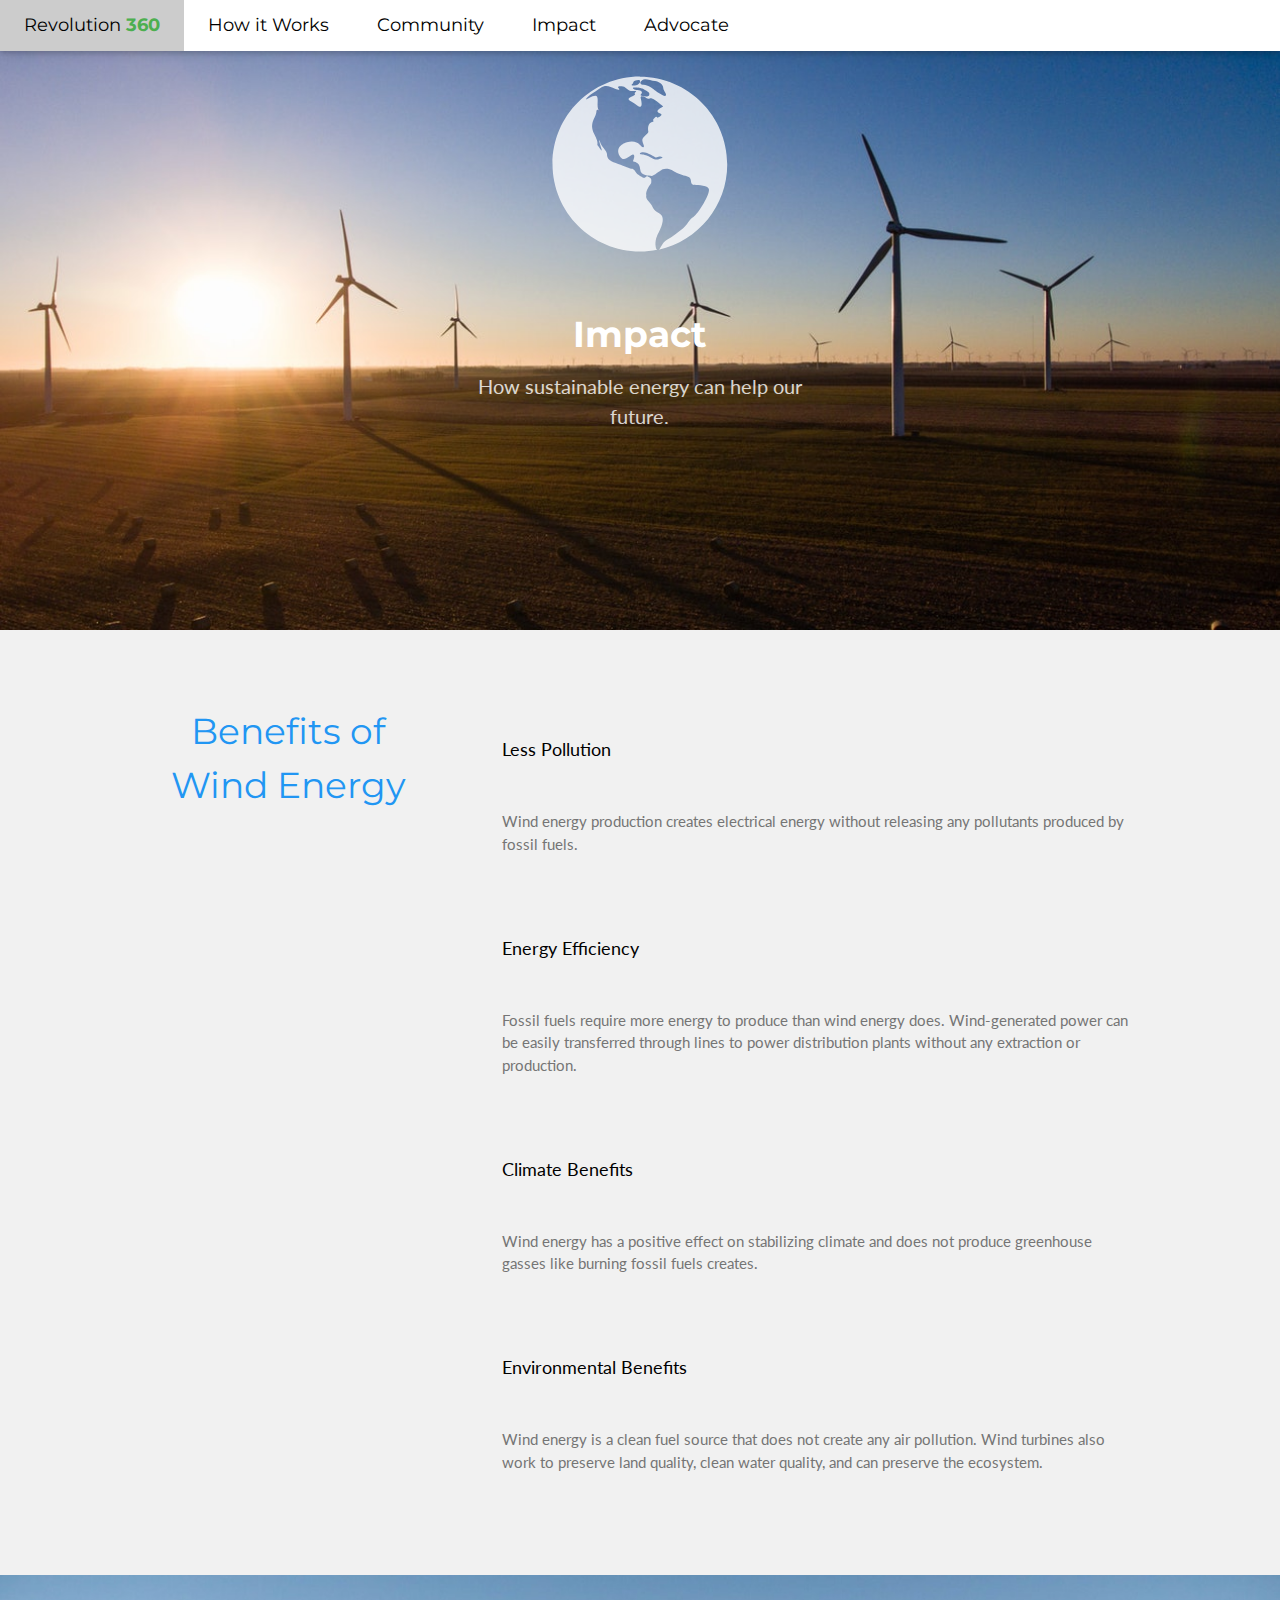
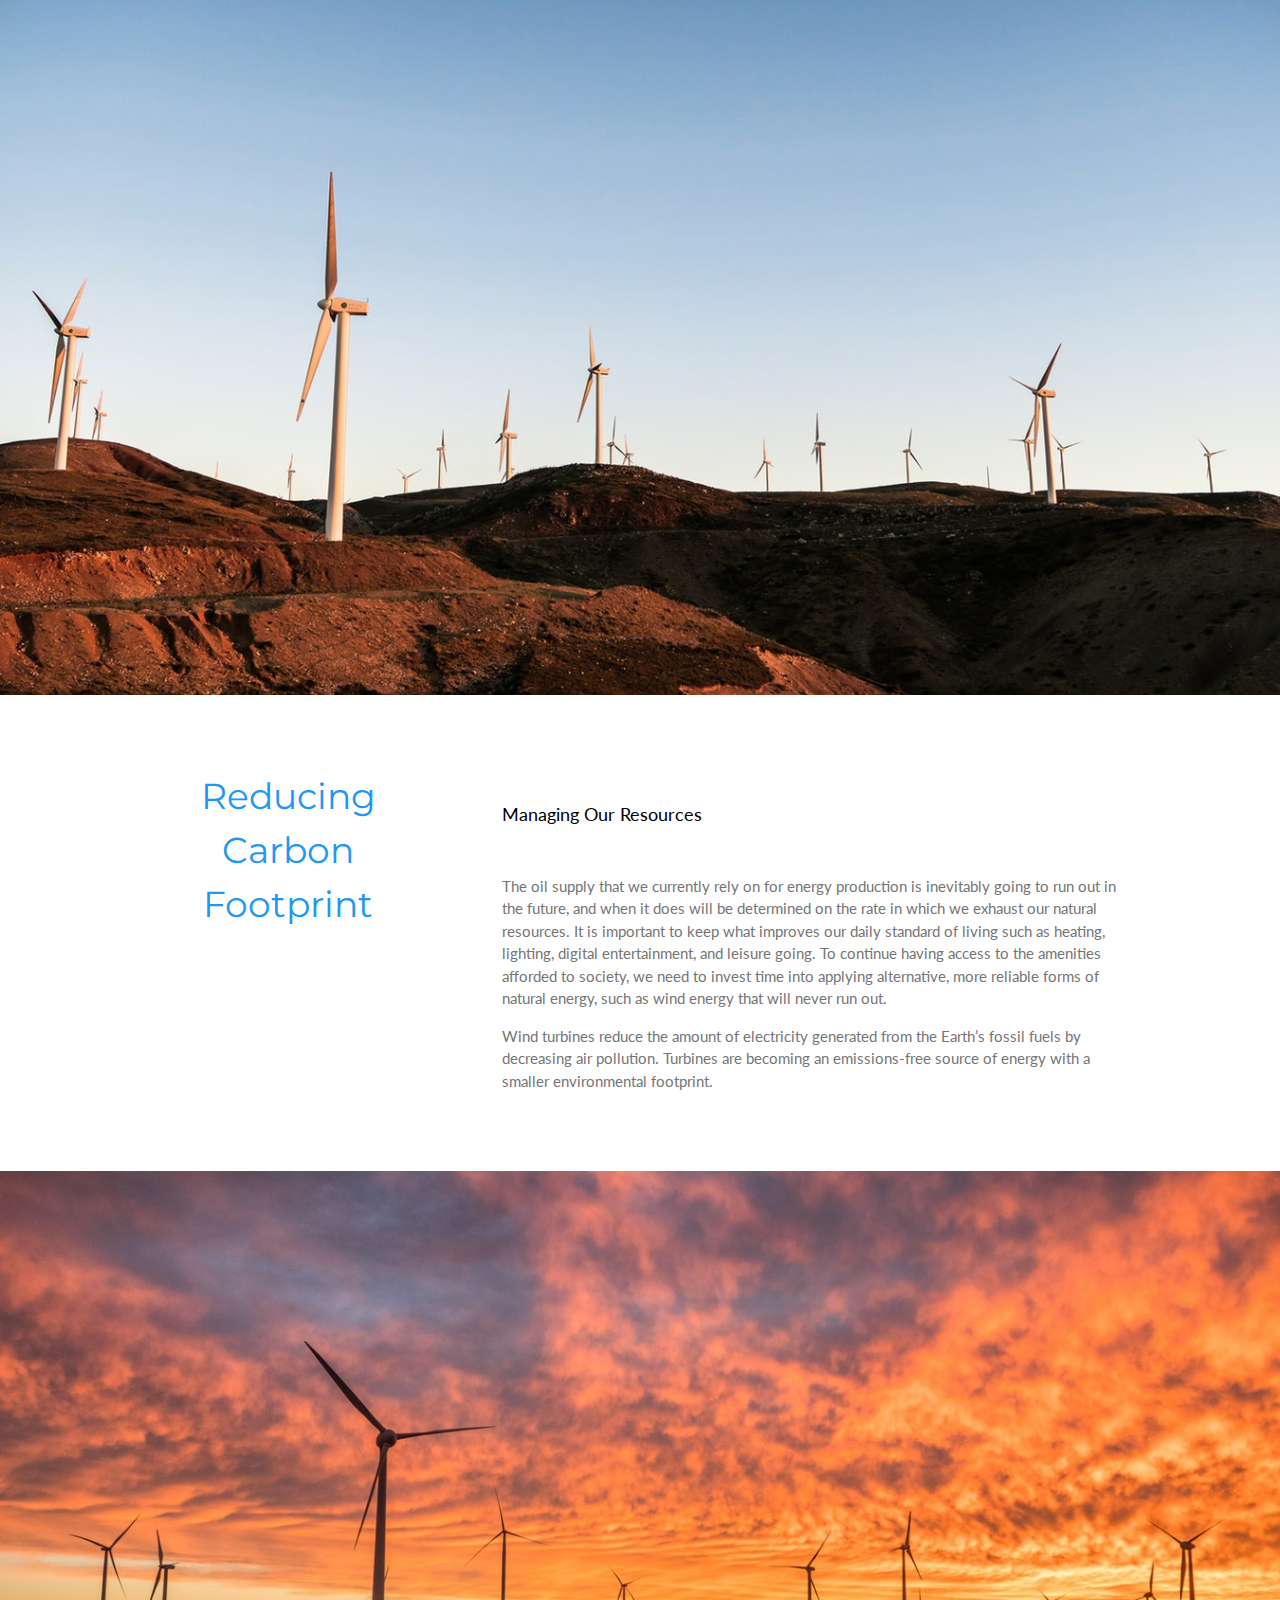
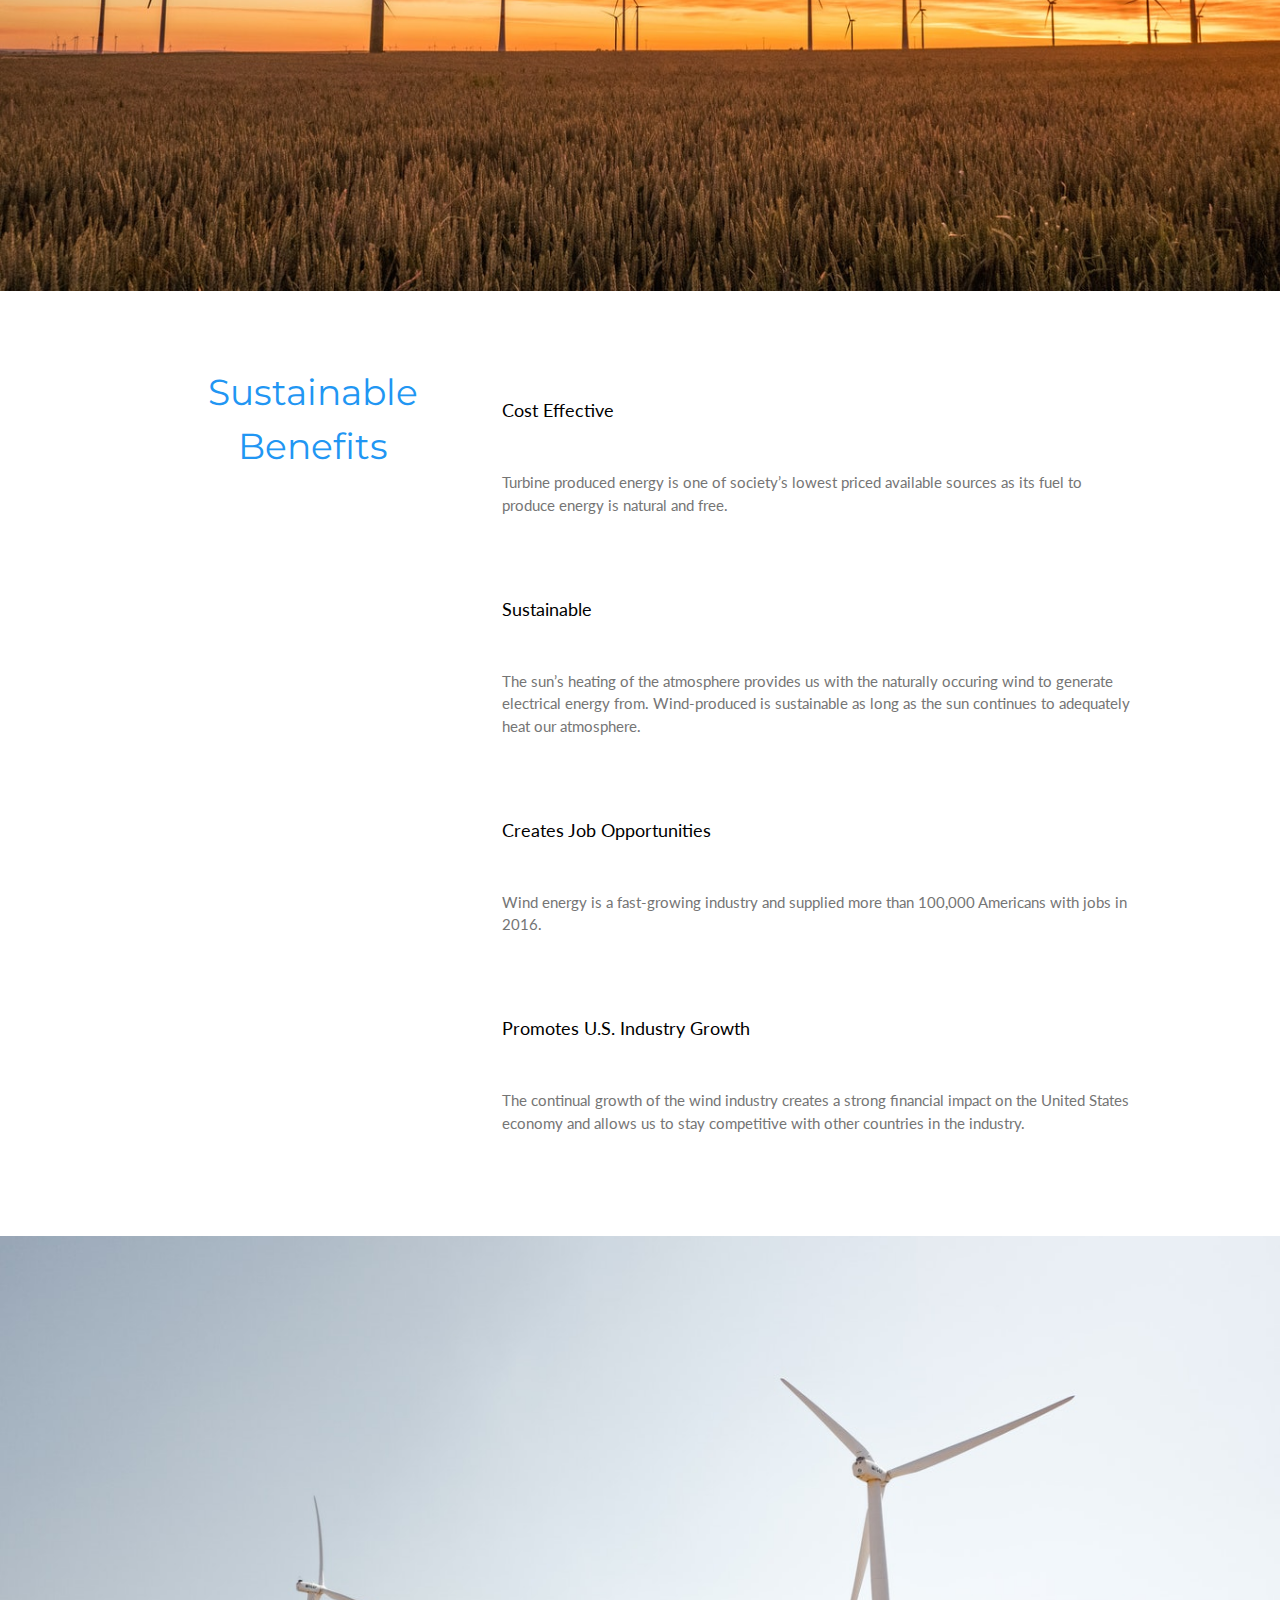
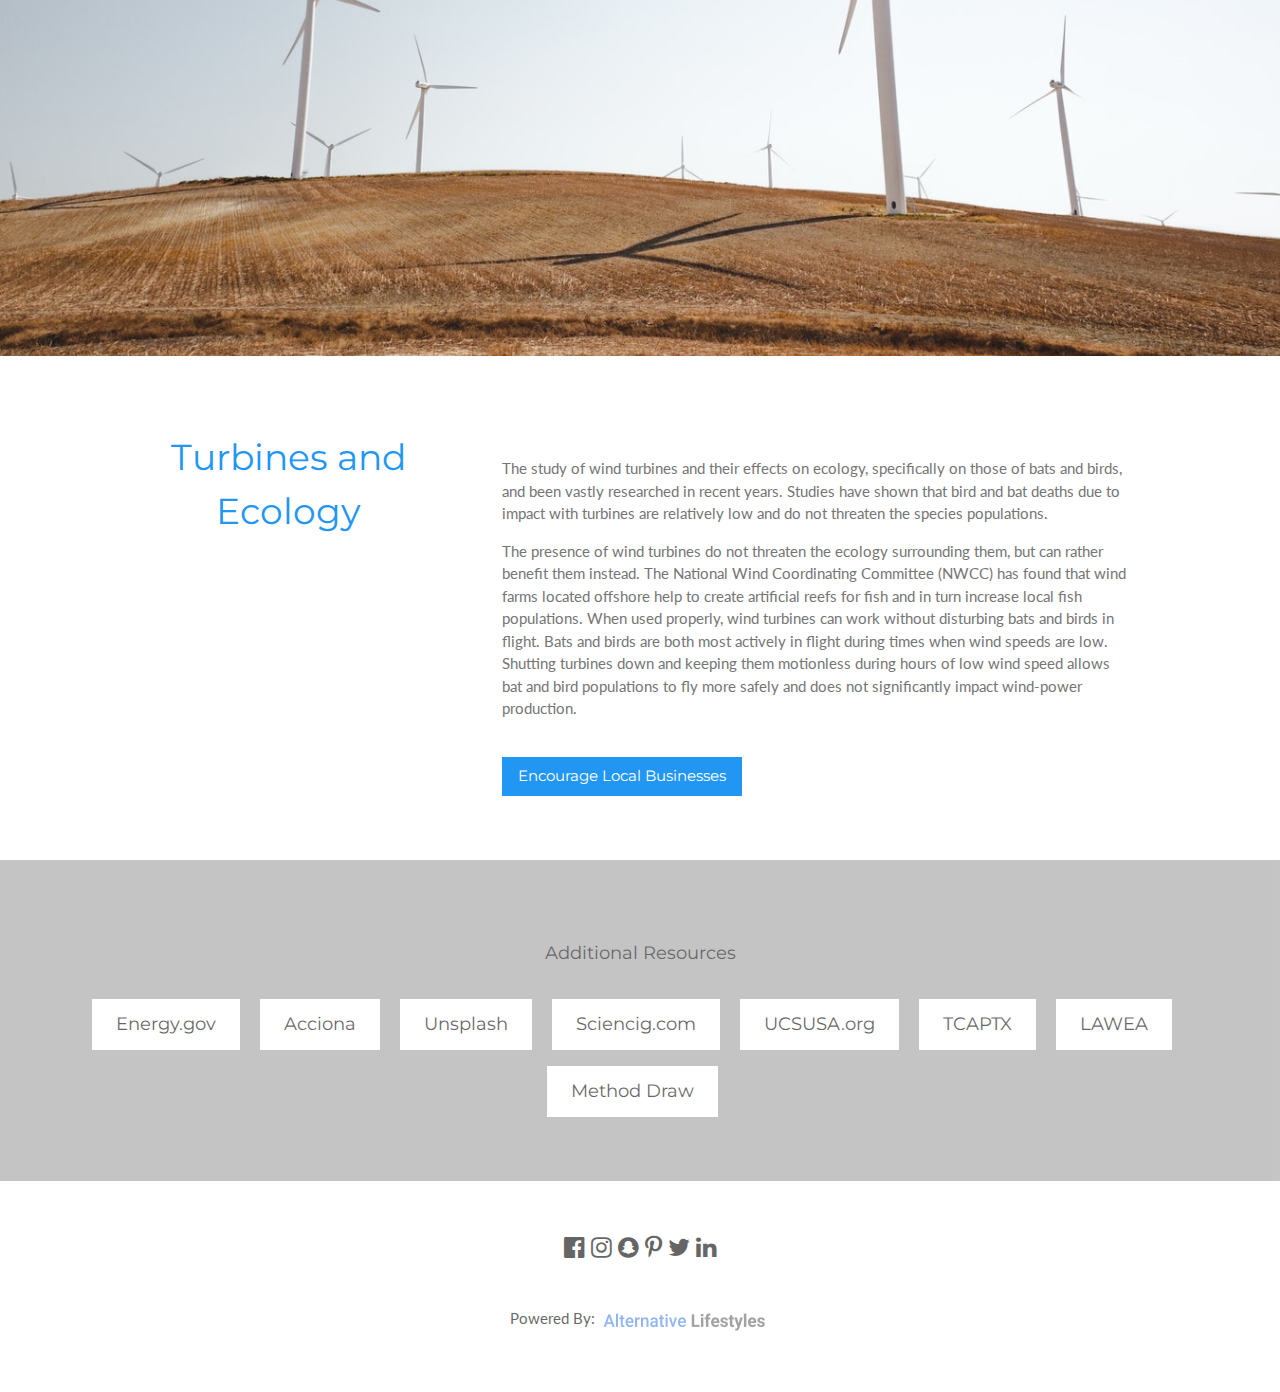
<file: impact.html>
<!DOCTYPE html>
<html lang="en">
<head>
    <!-- Meta -->
        <meta charset="UTF-8">
        <meta name="viewport" content="width=device-width, initial-scale=1">
        <title>English 2311 - Revolution 360</title>
    <!-- W3 Schools template stylesheets -->
        <link rel="stylesheet" href="https://www.w3schools.com/w3css/4/w3.css">
    <!-- Font Stylesheets -->
        <link rel="stylesheet" href="https://fonts.googleapis.com/css?family=Lato">
        <link rel="stylesheet" href="https://fonts.googleapis.com/css?family=Montserrat">
        <link rel="stylesheet" href="https://cdnjs.cloudflare.com/ajax/libs/font-awesome/4.7.0/css/font-awesome.min.css">
    <!-- Custom Stylesheets -->
        <link rel="stylesheet" href="css/r360.css">
    <!-- Bootstrap and JQuery CDN's for modal -->
        <script src="https://ajax.googleapis.com/ajax/libs/jquery/3.3.1/jquery.min.js"></script>
        <link rel="stylesheet" href="https://stackpath.bootstrapcdn.com/bootstrap/4.1.3/css/bootstrap.min.css" integrity="sha384-MCw98/SFnGE8fJT3GXwEOngsV7Zt27NXFoaoApmYm81iuXoPkFOJwJ8ERdknLPMO" crossorigin="anonymous">
        <script src="https://stackpath.bootstrapcdn.com/bootstrap/4.1.3/js/bootstrap.min.js" integrity="sha384-ChfqqxuZUCnJSK3+MXmPNIyE6ZbWh2IMqE241rYiqJxyMiZ6OW/JmZQ5stwEULTy" crossorigin="anonymous"></script>
</head>
<body>

    <!-- Navbar -->
    <div class="w3-top">
      <div class="w3-bar w3-white w3-card w3-left-align w3-large">
          <a class="w3-bar-item w3-button w3-hide-medium w3-hide-large w3-right w3-padding-large w3-hover-white w3-large w3-blue" href="javascript:void(0);" onclick="myFunction()" title="Toggle Navigation Menu"><i class="fa fa-bars"></i></a>
          <a href="main.html" class="w3-bar-item w3-button w3-padding-large w3-white">Revolution<b style="color:#4CAF50;"> 360</b></a>
          <a href="technology.html" class="w3-bar-item w3-button w3-hide-small w3-padding-large w3-hover-white">How it Works</a>
          <a href="community.html" class="w3-bar-item w3-button w3-hide-small w3-padding-large w3-hover-white">Community</a>
          <a href="impact.html" class="w3-bar-item w3-button w3-hide-small w3-padding-large w3-hover-white">Impact</a>
          <a href="advocate.html" class="w3-bar-item w3-button w3-hide-small w3-padding-large w3-hover-white">Advocate</a>
      </div>

      <!-- Navbar on small screens -->
      <div id="navDemo" class="w3-bar-block w3-white w3-hide w3-hide-large w3-hide-medium w3-large">
          <a href="technology.html" class="w3-bar-item w3-button w3-padding-large">How it Works</a>
          <a href="community.html" class="w3-bar-item w3-button w3-padding-large">Community</a>
          <a href="impact.html" class="w3-bar-item w3-button w3-padding-large">Impact</a>
          <a href="advocate.html" class="w3-bar-item w3-button w3-padding-large">Advocate</a>
      </div>
    </div>

    <!-- Zeroth Grid -->
    <div class="w3-row-padding w3-padding-64 w3-container" style=" height: 70vh; background-position: center; background-image: url('media/future.jpg'); background-repeat: no-repeat, repeat; background-size: cover; background-position:top;">
        <div class="w3-content" >
            <div class="w3-third">
                &nbsp;
            </div>
            <div class="w3-third" style="text-align: center;">
                <svg class="spin w3-center w3-text-white" xmlns="http://www.w3.org/2000/svg" style=" opacity: .8;" width="200" height="200" viewBox="0 0 14 16"><path fill="white"; fill-rule="evenodd" d="M7 1C3.14 1 0 4.14 0 8s3.14 7 7 7c.48 0 .94-.05 1.38-.14-.17-.08-.2-.73-.02-1.09.19-.41.81-1.45.2-1.8-.61-.35-.44-.5-.81-.91-.37-.41-.22-.47-.25-.58-.08-.34.36-.89.39-.94.02-.06.02-.27 0-.33 0-.08-.27-.22-.34-.23-.06 0-.11.11-.2.13-.09.02-.5-.25-.59-.33-.09-.08-.14-.23-.27-.34-.13-.13-.14-.03-.33-.11s-.8-.31-1.28-.48c-.48-.19-.52-.47-.52-.66-.02-.2-.3-.47-.42-.67-.14-.2-.16-.47-.2-.41-.04.06.25.78.2.81-.05.02-.16-.2-.3-.38-.14-.19.14-.09-.3-.95s.14-1.3.17-1.75c.03-.45.38.17.19-.13-.19-.3 0-.89-.14-1.11-.13-.22-.88.25-.88.25.02-.22.69-.58 1.16-.92.47-.34.78-.06 1.16.05.39.13.41.09.28-.05-.13-.13.06-.17.36-.13.28.05.38.41.83.36.47-.03.05.09.11.22s-.06.11-.38.3c-.3.2.02.22.55.61s.38-.25.31-.55c-.07-.3.39-.06.39-.06.33.22.27.02.5.08.23.06.91.64.91.64-.83.44-.31.48-.17.59.14.11-.28.3-.28.3-.17-.17-.19.02-.3.08-.11.06-.02.22-.02.22-.56.09-.44.69-.42.83 0 .14-.38.36-.47.58-.09.2.25.64.06.66-.19.03-.34-.66-1.31-.41-.3.08-.94.41-.59 1.08.36.69.92-.19 1.11-.09.19.1-.06.53-.02.55.04.02.53.02.56.61.03.59.77.53.92.55.17 0 .7-.44.77-.45.06-.03.38-.28 1.03.09.66.36.98.31 1.2.47.22.16.08.47.28.58.2.11 1.06-.03 1.28.31.22.34-.88 2.09-1.22 2.28-.34.19-.48.64-.84.92s-.81.64-1.27.91c-.41.23-.47.66-.66.8 3.14-.7 5.48-3.5 5.48-6.84 0-3.86-3.14-7-7-7L7 1zm1.64 6.56c-.09.03-.28.22-.78-.08-.48-.3-.81-.23-.86-.28 0 0-.05-.11.17-.14.44-.05.98.41 1.11.41.13 0 .19-.13.41-.05.22.08.05.13-.05.14zM6.34 1.7c-.05-.03.03-.08.09-.14.03-.03.02-.11.05-.14.11-.11.61-.25.52.03-.11.27-.58.3-.66.25zm1.23.89c-.19-.02-.58-.05-.52-.14.3-.28-.09-.38-.34-.38-.25-.02-.34-.16-.22-.19.12-.03.61.02.7.08.08.06.52.25.55.38.02.13 0 .25-.17.25zm1.47-.05c-.14.09-.83-.41-.95-.52-.56-.48-.89-.31-1-.41-.11-.1-.08-.19.11-.34.19-.15.69.06 1 .09.3.03.66.27.66.55.02.25.33.5.19.63h-.01z"/></svg>
                <h1 class="w3-center w3-text-white" style="padding-top: 3vh;"><b>Impact</b></h1>
                <h4 class="w3-center  w3-text-white" style="opacity: .8;">How sustainable energy can help our future.</h4>
            </div>
            <div class="w3-third">
                &nbsp;
            </div>
        </div>
    </div>

    <!-- First Grid -->
    <div class="w3-row-padding w3-light-grey w3-padding-64 w3-container">
      <div class="w3-content">
          <div class="w3-third">
              <h1 class="w3-text-blue w3-center" style="float: right; padding-right: 50px; ">Benefits of Wind Energy</h1>
          </div>

          <div class="w3-twothird" style="padding-left: 25px; ">

          <h5 class="w3-padding-32">Less Pollution</h5>
          <p class="w3-text-grey">Wind energy production creates electrical energy without releasing any pollutants produced by fossil fuels.</p>
          <br>
          <h5 class="w3-padding-32">Energy Efficiency</h5>
          <p class="w3-text-grey">Fossil fuels require more energy to produce than wind energy does. Wind-generated power can be easily transferred through lines to power distribution plants without any extraction or production.</p>
          <br>
          <h5 class="w3-padding-32">Climate Benefits</h5>
          <p class="w3-text-grey">Wind energy has a positive effect on stabilizing climate and does not produce greenhouse gasses like burning fossil fuels creates.</p>
          <br>
          <h5 class="w3-padding-32">Environmental Benefits</h5>
          <p class="w3-text-grey">Wind energy is a clean fuel source that does not create any air pollution. Wind turbines also work to  preserve land quality, clean water quality, and can preserve the ecosystem.</p>
          <br>
        </div>
      </div>
    </div>

    <!-- Second Grid -->
    <div class="w3-row-padding w3-padding-64 w3-container" style=" height: 80vh; background-position: center; background-image: url('media/future2.jpg'); background-repeat: no-repeat, repeat; background-size: cover;">
        <div class="w3-content" >
            <div class="w3-third">
                &nbsp;
            </div>
            <div class="w3-third" style=" ">
                &nbsp;
            </div>
            <div class="w3-third">
                &nbsp;
            </div>
        </div>
    </div>

    <!-- Third Grid -->
    <div class="w3-row-padding w3-white w3-padding-64 w3-container">
        <div class="w3-content">
            <div class="w3-third w3-center">
                <h1 class="w3-text-blue" style="float: right; padding-right: 50px; ">Reducing Carbon Footprint</h1>
            </div>

            <div class="w3-twothird" style="padding-left: 25px; ">
                <h5 class="w3-padding-32">Managing Our Resources</h5>
                <p class="w3-text-grey">The oil supply that we currently rely on for energy production is inevitably going to run out in the future, and when it does will be determined on the rate in which we exhaust our natural resources. It is important to keep what improves our daily standard of living such as heating, lighting, digital entertainment, and leisure going. To continue having access to the amenities afforded to society, we need to invest time into applying alternative, more reliable forms of natural energy, such as wind energy that will never run out.</p>
                <p class="w3-text-grey"> Wind turbines reduce the amount of electricity generated from the Earth’s fossil fuels by decreasing air pollution. Turbines are becoming an emissions-free source of energy with a smaller environmental footprint.</p>
            </div>
        </div>
    </div>

    <!-- Fourth Grid -->
    <div class="w3-row-padding w3-padding-64 w3-container" style=" height: 80vh; background-position: center; background-image: url('media/furture3.jpg'); background-repeat: no-repeat, repeat; background-size: cover;">
        <div class="w3-content" >
            <div class="w3-third">
                &nbsp;
            </div>
            <div class="w3-third" style=" ">
                &nbsp;
            </div>
            <div class="w3-third">
                &nbsp;
            </div>
        </div>
    </div>

    <!-- Fifth Grid -->
    <div class="w3-row-padding w3-white w3-padding-64 w3-container">
      <div class="w3-content">
          <div class="w3-third w3-center">
              <h1 class="w3-text-blue" style="">Sustainable Benefits</h1>
          </div>

          <div class="w3-twothird" style="padding-left: 25px; ">

          <h5 class="w3-padding-32">Cost Effective</h5>
          <p class="w3-text-grey">Turbine produced energy is one of society’s lowest priced available sources as its fuel to produce energy is natural and free. </p>
          <br>
          <h5 class="w3-padding-32">Sustainable</h5>
          <p class="w3-text-grey">The sun’s heating of the atmosphere provides us with the naturally occuring wind to generate electrical energy from. Wind-produced is sustainable as long as the sun continues to adequately heat our atmosphere. </p>
          <br>
          <h5 class="w3-padding-32">Creates Job Opportunities</h5>
          <p class="w3-text-grey">Wind energy is a fast-growing industry and supplied more than 100,000 Americans with jobs in 2016.</p>
          <br>
          <h5 class="w3-padding-32">Promotes U.S. Industry Growth</h5>
          <p class="w3-text-grey">The continual growth of the wind industry creates a strong financial impact on the United States economy and allows us to stay competitive with other countries in the industry.</p>
          <br>
        </div>
      </div>
    </div>

    <!-- Sixth Grid -->
    <div class="w3-row-padding w3-padding-64 w3-container" style=" height: 80vh; background-position: center; background-image: url('media/future4.jpg'); background-repeat: no-repeat, repeat; background-size: cover;">
        <div class="w3-content" >
            <div class="w3-third">
                &nbsp;
            </div>
            <div class="w3-third" style=" ">
                &nbsp;
            </div>
            <div class="w3-third">
                &nbsp;
            </div>
        </div>
    </div>

    <!-- Seventh Grid -->
    <div class="w3-row-padding w3-white w3-padding-64 w3-container">
        <div class="w3-content">
            <div class="w3-third w3-center">
                <h1 class="w3-text-blue" style="float: right; padding-right: 50px; ">Turbines and Ecology</h1>
            </div>

            <div class="w3-twothird" style="padding-left: 25px; ">
                <br>
                <p class="w3-text-grey">The study of wind turbines and their effects on ecology, specifically on those of bats and birds, and been vastly researched in recent years. Studies have shown that bird and bat deaths due to impact with turbines are relatively low and do not threaten the species populations.</p>
                <p class="w3-text-grey">The presence of wind turbines do not threaten the ecology surrounding them, but can rather benefit them instead. The National Wind Coordinating Committee (NWCC) has found that wind farms located offshore help to create artificial reefs for fish and in turn increase local fish populations. When used properly, wind turbines can work without disturbing bats and birds in flight. Bats and birds are both most actively in flight during times when wind speeds are low. Shutting turbines down and keeping them motionless during hours of low wind speed allows bat and bird populations to fly more safely and does not significantly impact wind-power production.</p>
                  <br>
                  <button class="w3-button w3-blue" onclick="relocateAdvocate()">Encourage Local Businesses</button>

            </div>
        </div>
    </div>

    <!-- Resource Footer -->
    <div class="w3-container w3-grey w3-center w3-opacity w3-padding-64" >
        <h1 class="w3-margin w3-large">Additional Resources</h1>
        <button class="w3-button w3-white w3-padding-large w3-large w3-margin-top w3-margin-right" href="https://www.energy.gov/eere/wind/how-do-wind-turbines-work">Energy.gov</button>
        <button class="w3-button w3-white w3-padding-large w3-large w3-margin-top w3-margin-right" href="https://www.acciona.com/renewable-energy/wind-power/wind-turbines/">Acciona</button>
        <button class="w3-button w3-white w3-padding-large w3-large w3-margin-top w3-margin-right" href="https://unsplash.com/search/photos/wind-power">Unsplash</button>
        <button class="w3-button w3-white w3-padding-large w3-large w3-margin-top w3-margin-right" href="https://sciencing.com/wind-turbines-impact-environment-positive-way-20177.html">Sciencig.com</button>
        <button class="w3-button w3-white w3-padding-large w3-large w3-margin-top w3-margin-right" href="https://www.ucsusa.org/clean-energy/renewable-energy/environmental-impacts-wind-power">UCSUSA.org</button>
        <button class="w3-button w3-white w3-padding-large w3-large w3-margin-top w3-margin-right" href="https://tcaptx.com/education/the-texas-electricity-market-101">TCAPTX</button>
        <button class="w3-button w3-white w3-padding-large w3-large w3-margin-top w3-margin-right" href="https://www.awea.org/wind-101/basics-of-wind-energy">LAWEA</button>
        <button class="w3-button w3-white w3-padding-large w3-large w3-margin-top w3-margin-right" href="https://editor.method.ac/">Method Draw</button>

    </div>

    <!-- Footer -->
    <footer class="w3-container w3-padding-32 w3-center w3-opacity">
        <div class="w3-xlarge w3-padding-16">
            <i class="fa fa-facebook-official w3-hover-opacity"></i>
            <i class="fa fa-instagram w3-hover-opacity"></i>
            <i class="fa fa-snapchat w3-hover-opacity"></i>
            <i class="fa fa-pinterest-p w3-hover-opacity"></i>
            <i class="fa fa-twitter w3-hover-opacity"></i>
            <i class="fa fa-linkedin w3-hover-opacity"></i>
       </div>
       <p>Powered By: <img src="media/al.png" alt="Alternative Lifestyles Logo"></p>
    </footer>

    <!-- Scripts -->
        <script type="text/javascript" src="scripts/modal.js"></script>
        <script type="text/javascript" src="scripts/relocation.js"></script>

</body>
</html>
</file>
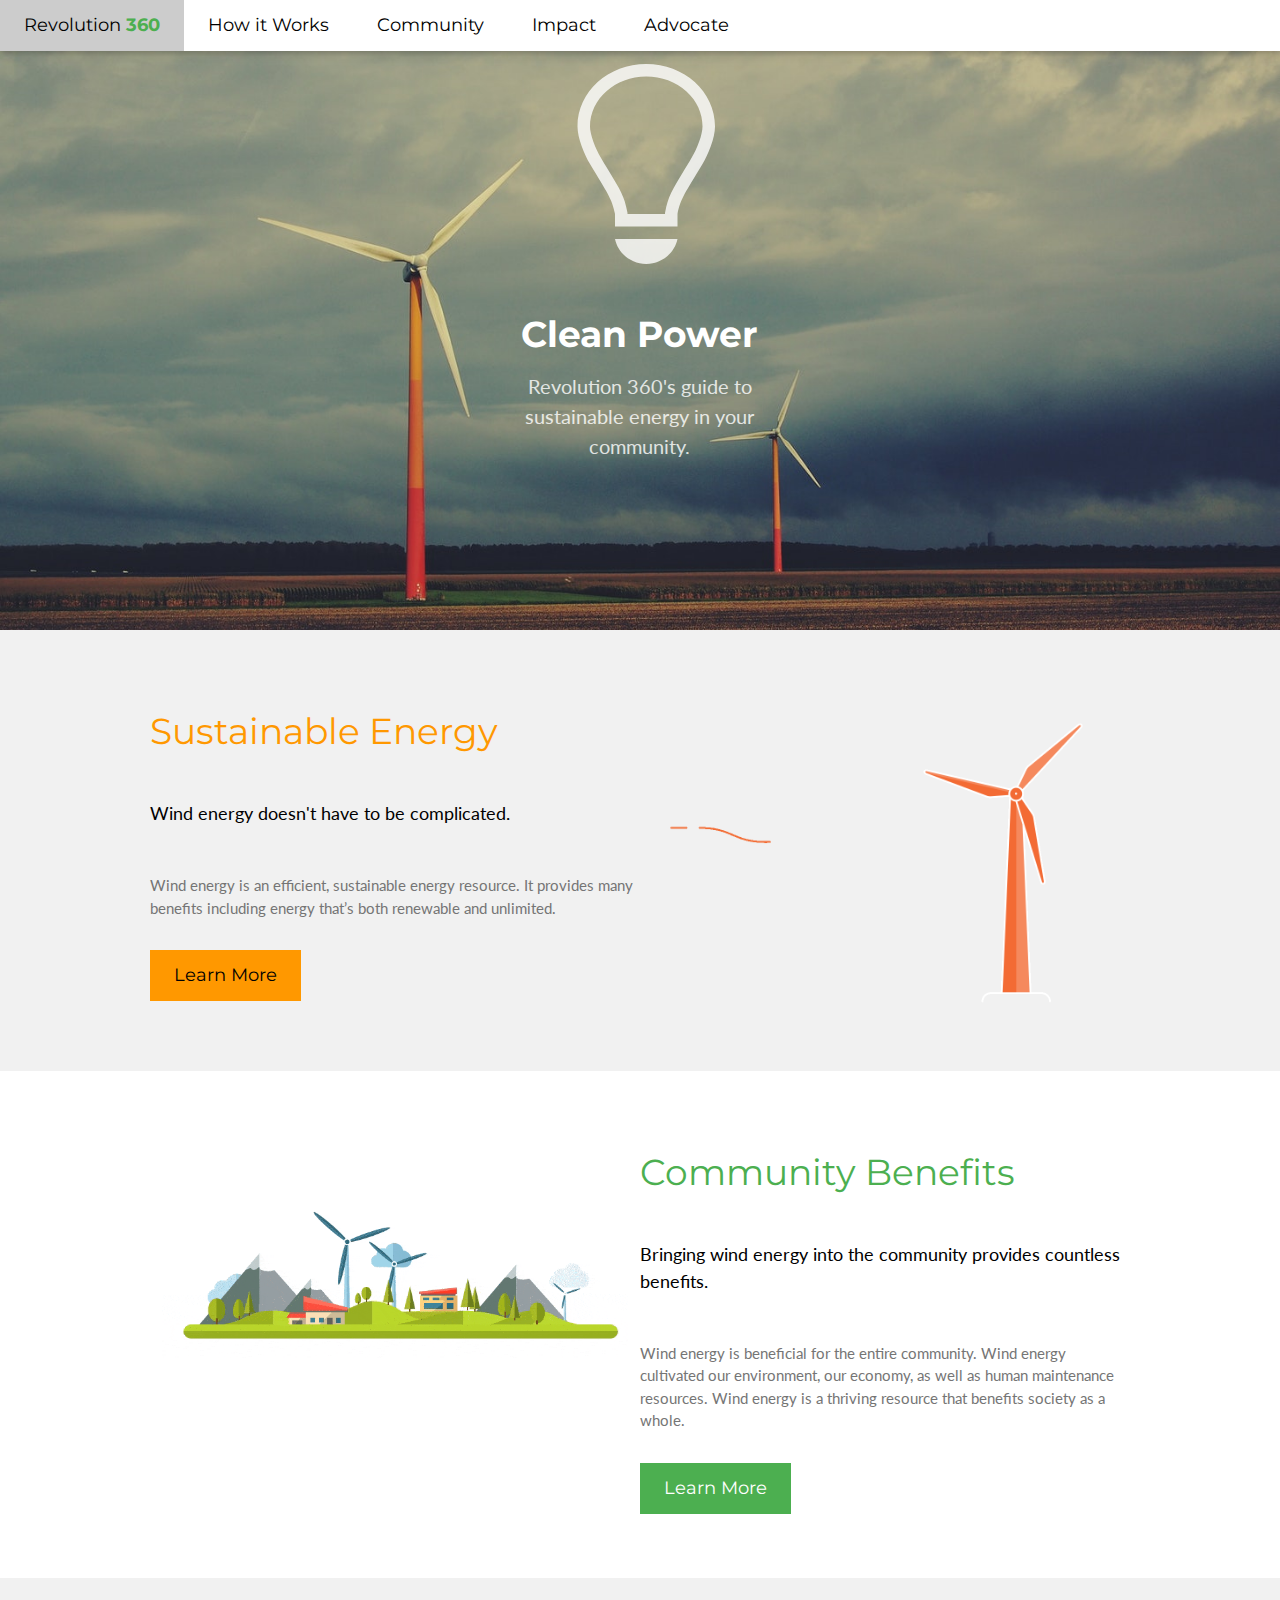
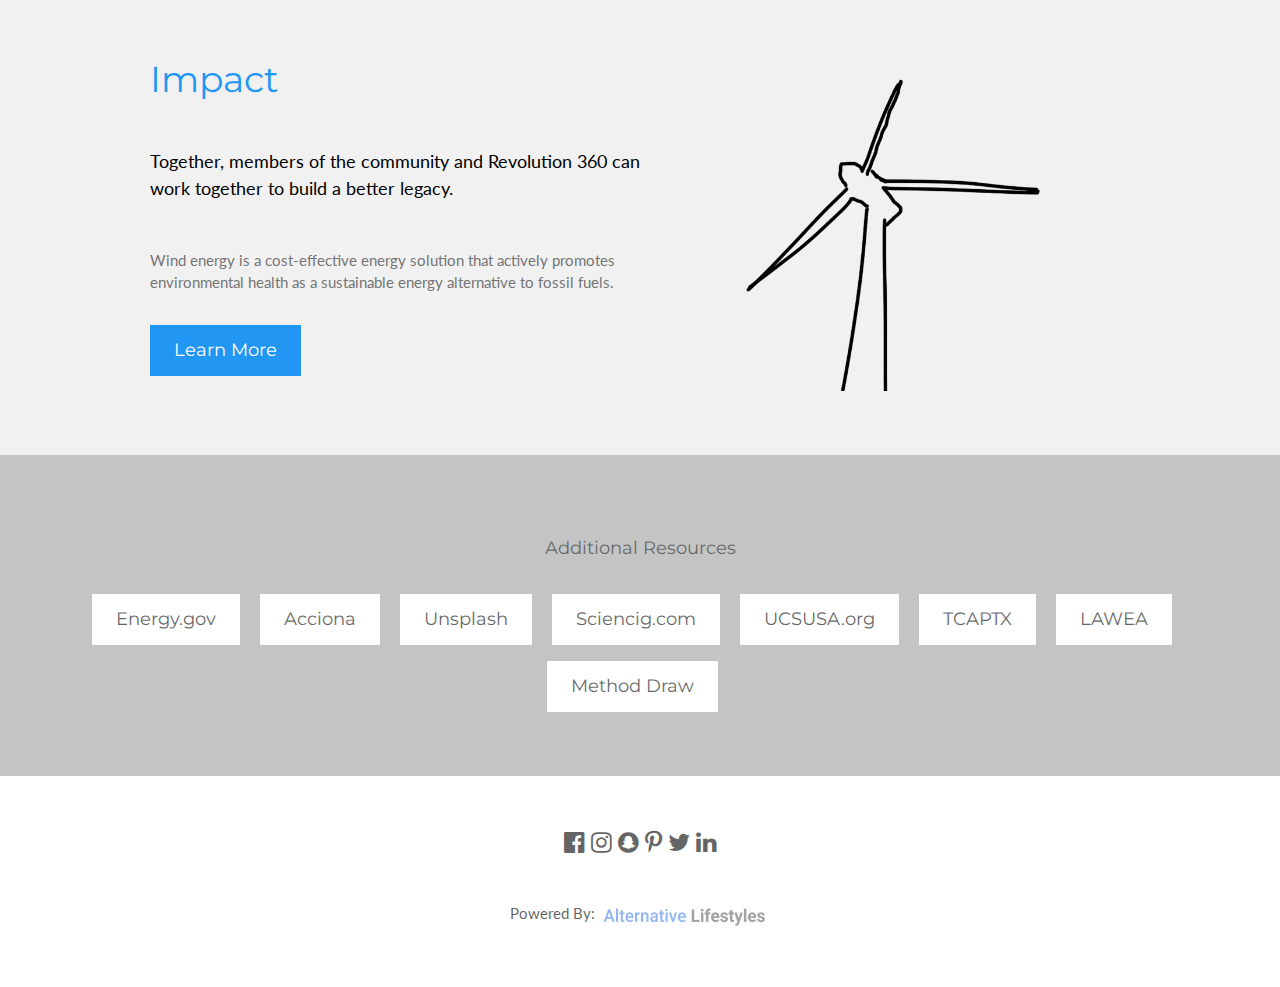
<file: main.html>
<!DOCTYPE html>
<html lang="en">
<head>
    <!-- Meta -->
        <meta charset="UTF-8">
        <meta name="viewport" content="width=device-width, initial-scale=1">
        <title>English 2311 - Revolution 360</title>
    <!-- W3 Schools template stylesheets -->
        <link rel="stylesheet" href="https://www.w3schools.com/w3css/4/w3.css">
    <!-- Font Stylesheets -->
        <link rel="stylesheet" href="https://fonts.googleapis.com/css?family=Lato">
        <link rel="stylesheet" href="https://fonts.googleapis.com/css?family=Montserrat">
        <link rel="stylesheet" href="https://cdnjs.cloudflare.com/ajax/libs/font-awesome/4.7.0/css/font-awesome.min.css">
    <!-- Custom Stylesheets -->
        <link rel="stylesheet" href="css/r360.css">
</head>
<body>

    <!-- Navbar -->
    <div class="w3-top">
      <div class="w3-bar w3-white w3-card w3-left-align w3-large">
          <a class="w3-bar-item w3-button w3-hide-medium w3-hide-large w3-right w3-padding-large w3-hover-white w3-large w3-blue" href="javascript:void(0);" onclick="myFunction()" title="Toggle Navigation Menu"><i class="fa fa-bars"></i></a>
          <a href="main.html" class="w3-bar-item w3-button w3-padding-large w3-white">Revolution<b style="color:#4CAF50;"> 360</b></a>
          <a href="technology.html" class="w3-bar-item w3-button w3-hide-small w3-padding-large w3-hover-white">How it Works</a>
          <a href="community.html" class="w3-bar-item w3-button w3-hide-small w3-padding-large w3-hover-white">Community</a>
          <a href="impact.html" class="w3-bar-item w3-button w3-hide-small w3-padding-large w3-hover-white">Impact</a>
          <a href="advocate.html" class="w3-bar-item w3-button w3-hide-small w3-padding-large w3-hover-white">Advocate</a>
      </div>

      <!-- Navbar on small screens -->
      <div id="navDemo" class="w3-bar-block w3-white w3-hide w3-hide-large w3-hide-medium w3-large">
          <a href="technology.html" class="w3-bar-item w3-button w3-padding-large">How it Works</a>
          <a href="community.html" class="w3-bar-item w3-button w3-padding-large">Community</a>
          <a href="impact.html" class="w3-bar-item w3-button w3-padding-large">Impact</a>
          <a href="advocate.html" class="w3-bar-item w3-button w3-padding-large">Advocate</a>
      </div>
    </div>

    <!-- Zeroth Grid -->
    <div class="w3-row-padding w3-padding-64 w3-container" style=" height: 70vh; background-position: center; background-image: url('media/clean.jpg'); background-repeat: no-repeat, repeat; background-size: cover; background-position:center;">
        <div class="w3-content" >
            <div class="w3-third">
                &nbsp;
            </div>
            <div class="w3-third" style="text-align: center;">
                <svg class=" w3-center w3-text-white" Sxmlns="http://www.w3.org/2000/svg" style=" opacity: .8;" width="200" height="200" viewBox="0 0 12 16"><path fill="white"; fill-rule="evenodd" d="M6.5 0C3.48 0 1 2.19 1 5c0 .92.55 2.25 1 3 1.34 2.25 1.78 2.78 2 4v1h5v-1c.22-1.22.66-1.75 2-4 .45-.75 1-2.08 1-3 0-2.81-2.48-5-5.5-5zm3.64 7.48c-.25.44-.47.8-.67 1.11-.86 1.41-1.25 2.06-1.45 3.23-.02.05-.02.11-.02.17H5c0-.06 0-.13-.02-.17-.2-1.17-.59-1.83-1.45-3.23-.2-.31-.42-.67-.67-1.11C2.44 6.78 2 5.65 2 5c0-2.2 2.02-4 4.5-4 1.22 0 2.36.42 3.22 1.19C10.55 2.94 11 3.94 11 5c0 .66-.44 1.78-.86 2.48zM4 14h5c-.23 1.14-1.3 2-2.5 2s-2.27-.86-2.5-2z"/></svg>
                <h1 class="w3-center w3-text-white" style="padding-top: 3vh;"><b>Clean Power</b></h1>
                <h4 class="w3-center  w3-text-white" style="opacity: .8;">Revolution <span >360</span>'s guide to sustainable energy in your community.</h4>
            </div>
            <div class="w3-third">
                &nbsp;
            </div>
        </div>
    </div>

    <!-- First Grid -->
    <div class="w3-row-padding w3-light-grey w3-padding-64 w3-container">
        <div class="w3-content custom-grid-padding">
            <div class="w3-half">
                <h1 class="w3-text-orange">Sustainable Energy</h1>
                <h5 class="w3-padding-32">Wind energy doesn't have to be complicated.</h5>
                <p class="w3-text-grey">Wind energy is an efficient, sustainable energy resource. It provides many benefits including energy that’s both renewable and unlimited.</p>
                <button class="w3-button w3-orange w3-padding-large w3-large w3-margin-top" onclick="relocateTechnology()">Learn More</button>
            </div>

            <div class="w3-half w3-center">
                <img class="custom-splash-page-image-thirds" src="media/story.gif" alt="Wind turbine gif.">
            </div>
        </div>
    </div>

    <!-- Second Grid -->
    <div class="w3-row-padding w3-padding-64 w3-container">
        <div class="w3-content custom-grid-padding">
            <div class="w3-half w3-center">
                <img class="custom-splash-page-image-thirds" src="media/source.gif" alt="Wind turbine gif.">
                <!-- Source: https://www.google.com/url?sa=i&source=images&cd=&cad=rja&uact=8&ved=2ahUKEwit66nB7qzhAhUDlawKHc2vDhAQjRx6BAgBEAU&url=https%3A%2F%2Fgiphy.com%2Fgifs%2Fwindmill-jmOCfbLYXEjXW&psig=AOvVaw10dwDf1VrGEGwlKr6cCt9D&ust=1554138275701109 -->
            </div>
            <div class="w3-half">
                <h1 class="w3-text-green">Community Benefits</h1>
                <h5 class="w3-padding-32">Bringing wind energy into the community provides countless benefits.</h5>
                <p class="w3-text-grey">Wind energy is beneficial for the entire community. Wind energy cultivated our environment, our economy, as well as human maintenance resources. Wind energy is a thriving resource that benefits society as a whole.</p>
                <button class="w3-button w3-green w3-padding-large w3-large w3-margin-top" onclick="relocateCommunity()">Learn More</button>
            </div>
        </div>
    </div>

    <!-- Third Grid -->
    <div class="w3-row-padding w3-light-grey w3-padding-64 w3-container">
        <div class="w3-content custom-grid-padding">
            <div class="w3-half">
                <h1 class="w3-text-blue">Impact</h1>
                <h5 class="w3-padding-32">Together, members of the community and Revolution 360 can work together to build a better legacy.</h5>
                <p class="w3-text-grey">Wind energy is a cost-effective energy solution that actively promotes environmental health as a sustainable energy alternative to fossil fuels.</p>
                <button class="w3-button w3-blue w3-padding-large w3-large w3-margin-top" onclick="relocateImpact()">Learn More</button>
            </div>
            <div class="w3-half w3-center">
                <img class="custom-splash-page-image-thirds" src="media/outline.gif" alt="Wind turbine gif.">
            </div>
        </div>
    </div>

    <!-- Resource Footer -->
    <div class="w3-container w3-grey w3-center w3-opacity w3-padding-64" >
        <h1 class="w3-margin w3-large">Additional Resources</h1>
        <button class="w3-button w3-white w3-padding-large w3-large w3-margin-top w3-margin-right" href="https://www.energy.gov/eere/wind/how-do-wind-turbines-work">Energy.gov</button>
        <button class="w3-button w3-white w3-padding-large w3-large w3-margin-top w3-margin-right" href="https://www.acciona.com/renewable-energy/wind-power/wind-turbines/">Acciona</button>
        <button class="w3-button w3-white w3-padding-large w3-large w3-margin-top w3-margin-right" href="https://unsplash.com/search/photos/wind-power">Unsplash</button>
        <button class="w3-button w3-white w3-padding-large w3-large w3-margin-top w3-margin-right" href="https://sciencing.com/wind-turbines-impact-environment-positive-way-20177.html">Sciencig.com</button>
        <button class="w3-button w3-white w3-padding-large w3-large w3-margin-top w3-margin-right" href="https://www.ucsusa.org/clean-energy/renewable-energy/environmental-impacts-wind-power">UCSUSA.org</button>
        <button class="w3-button w3-white w3-padding-large w3-large w3-margin-top w3-margin-right" href="https://tcaptx.com/education/the-texas-electricity-market-101">TCAPTX</button>
        <button class="w3-button w3-white w3-padding-large w3-large w3-margin-top w3-margin-right" href="https://www.awea.org/wind-101/basics-of-wind-energy">LAWEA</button>
        <button class="w3-button w3-white w3-padding-large w3-large w3-margin-top w3-margin-right" href="https://editor.method.ac/">Method Draw</button>

    </div>

    <!-- Footer -->
    <footer class="w3-container w3-padding-32 w3-center w3-opacity">
        <div class="w3-xlarge w3-padding-16">
            <i class="fa fa-facebook-official w3-hover-opacity"></i>
            <i class="fa fa-instagram w3-hover-opacity"></i>
            <i class="fa fa-snapchat w3-hover-opacity"></i>
            <i class="fa fa-pinterest-p w3-hover-opacity"></i>
            <i class="fa fa-twitter w3-hover-opacity"></i>
            <i class="fa fa-linkedin w3-hover-opacity"></i>
       </div>
       <p>Powered By: <img src="media/al.png" alt="Alternative Lifestyles Logo"></p>
    </footer>

    <!-- Scripts -->
        <script type="text/javascript" src="scripts/modal.js"></script>
        <script type="text/javascript" src="scripts/relocation.js"></script>
</body>
</html>
</file>
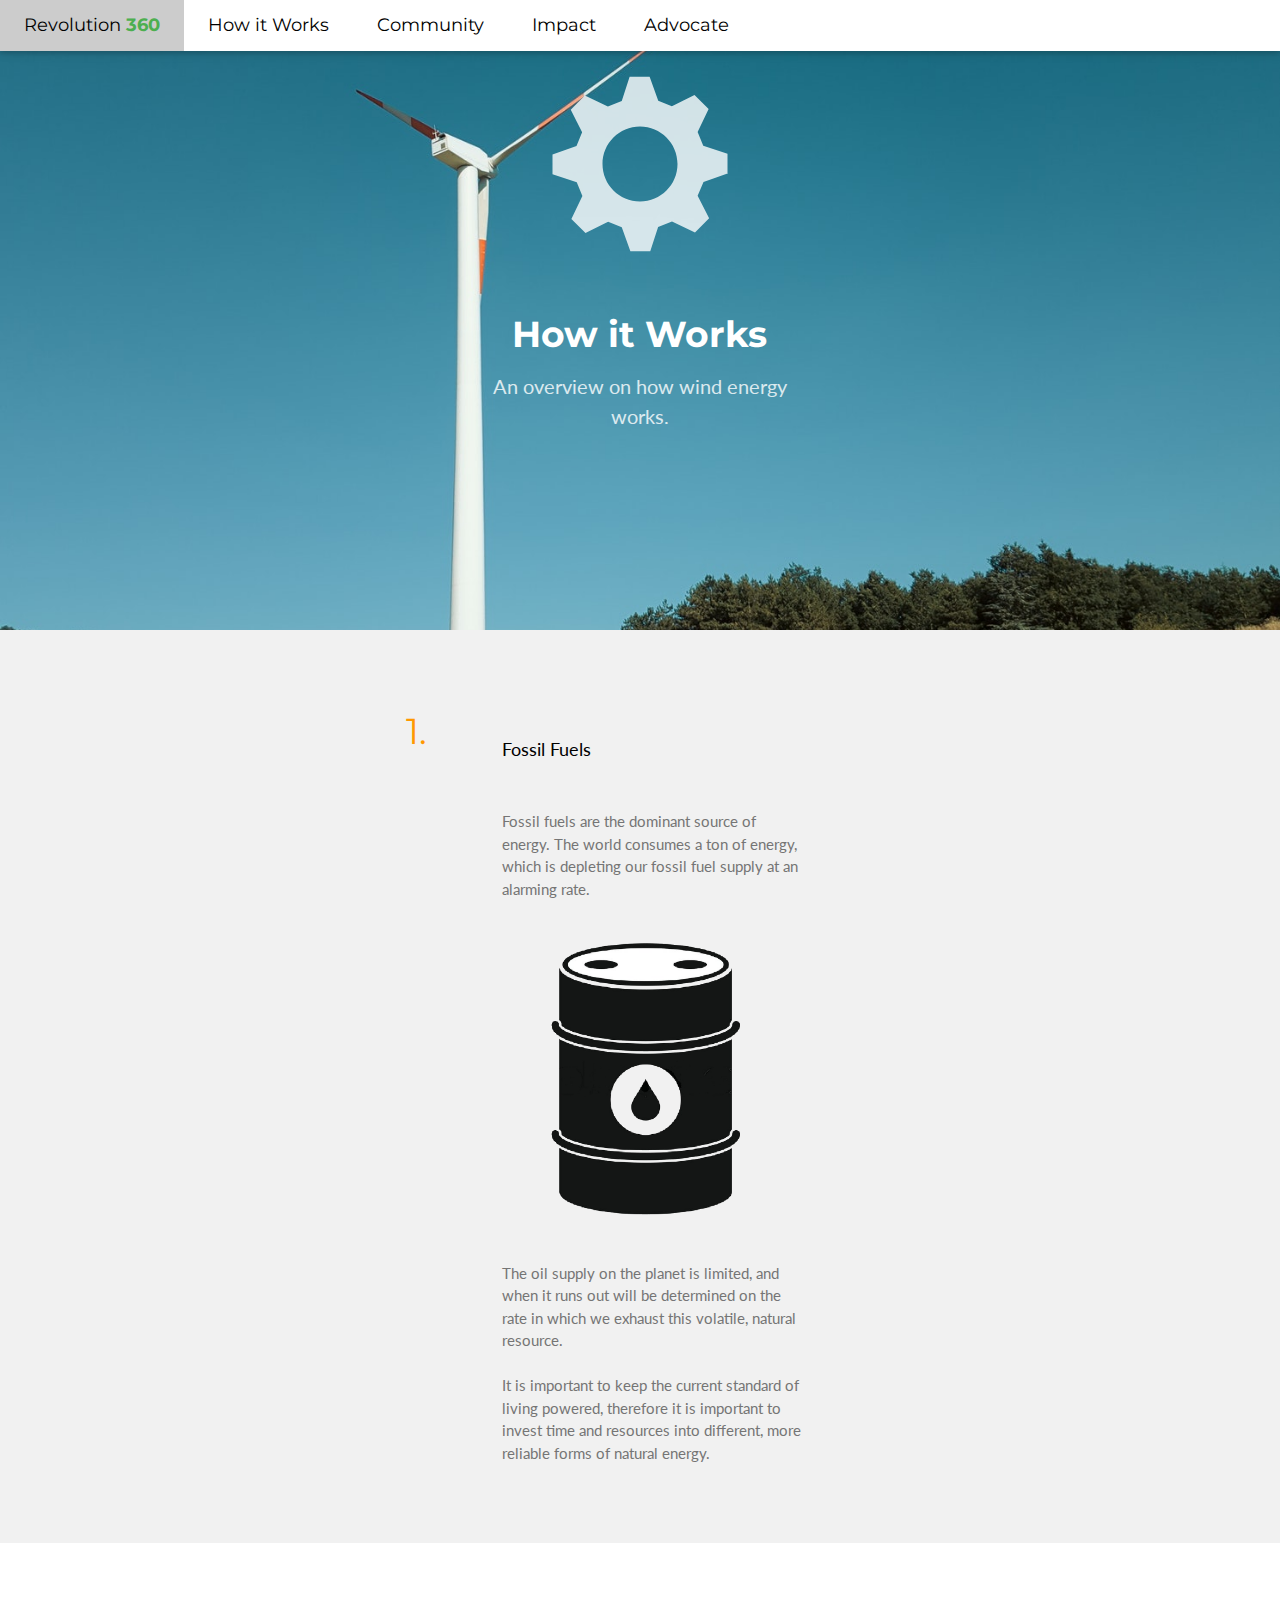
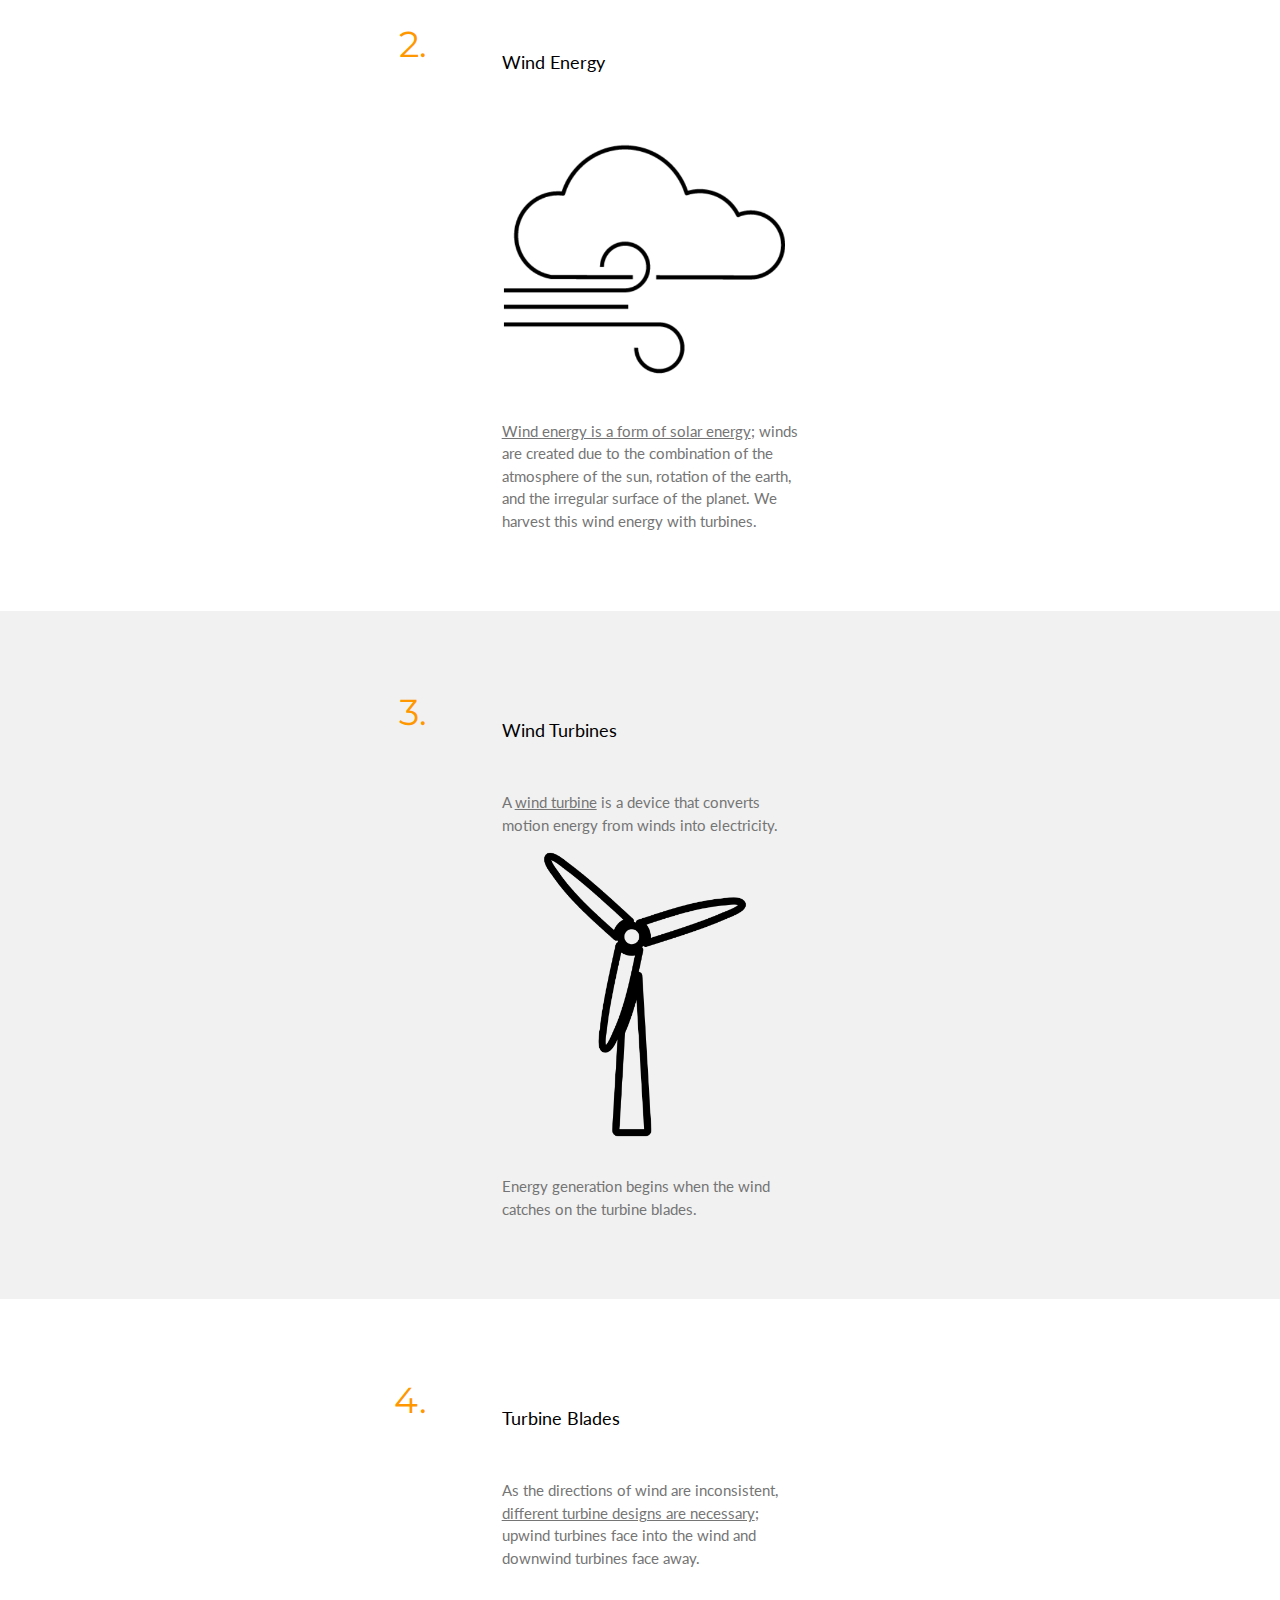
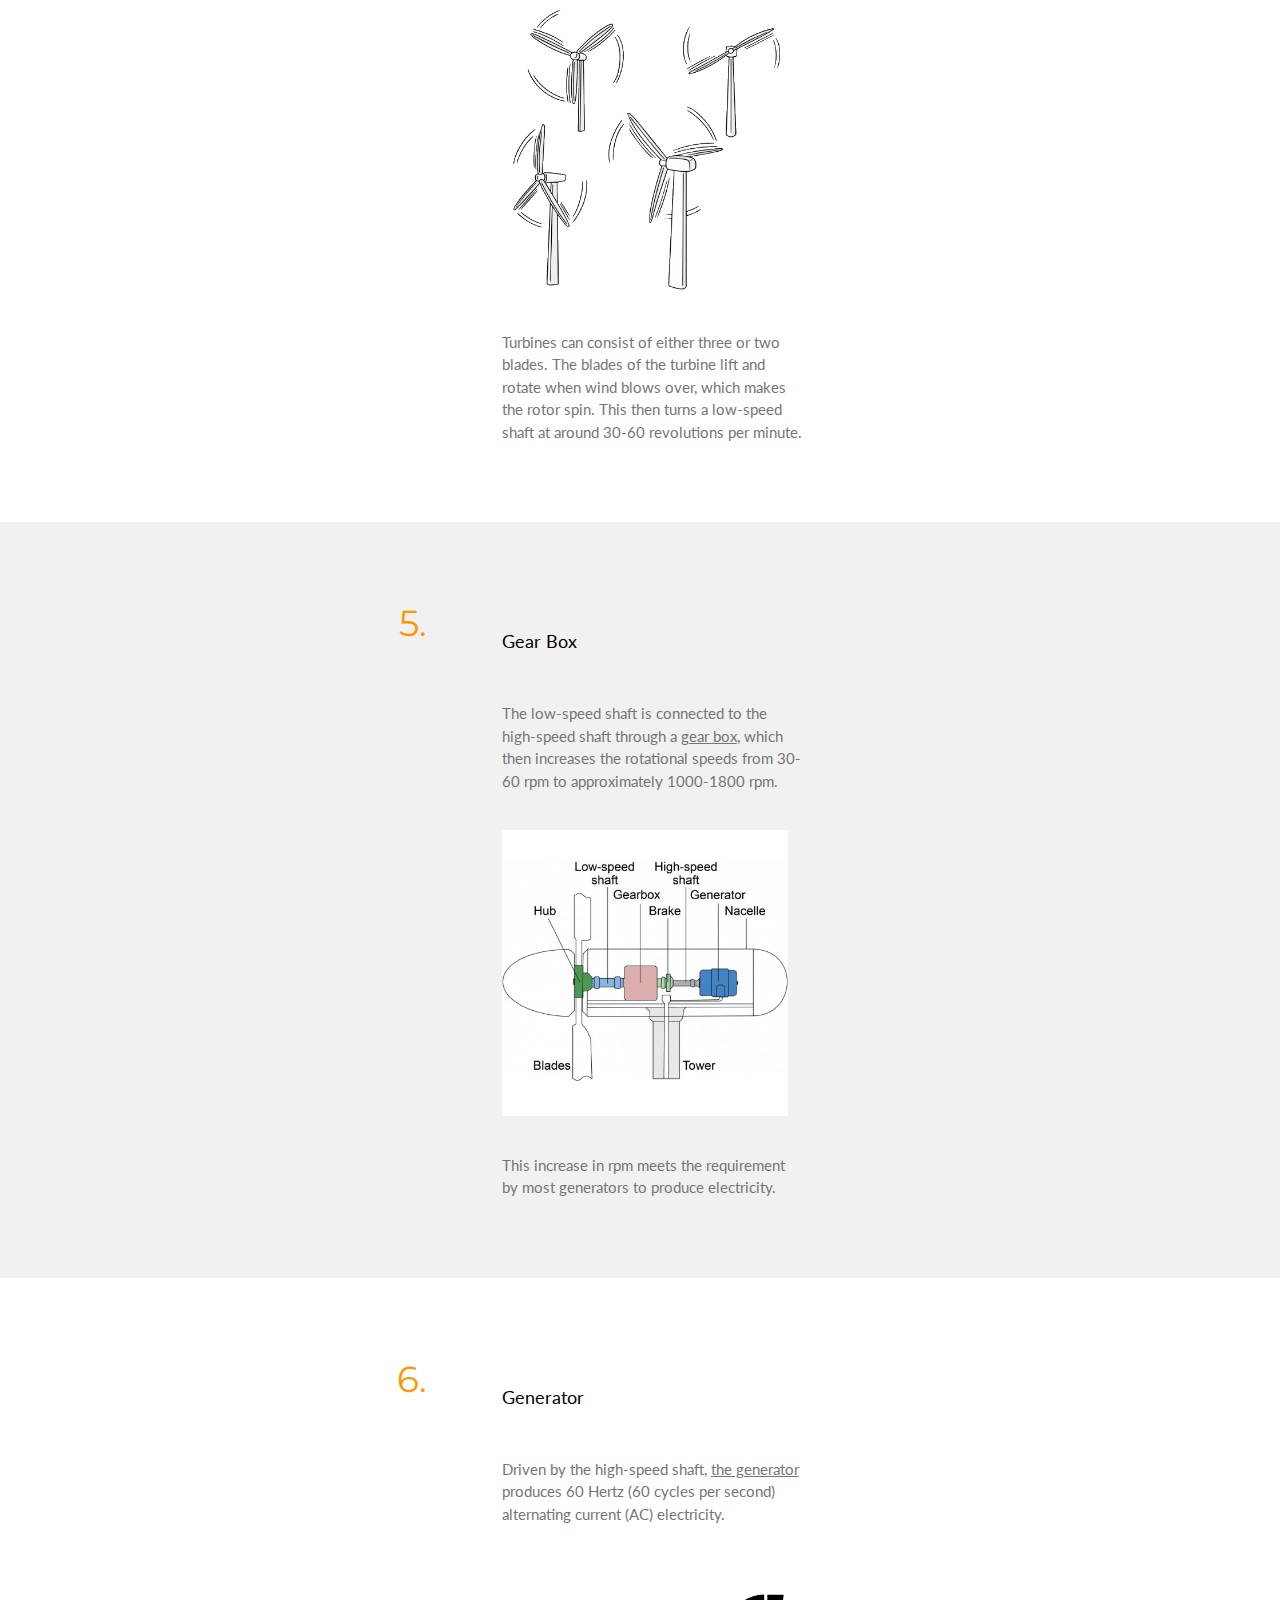
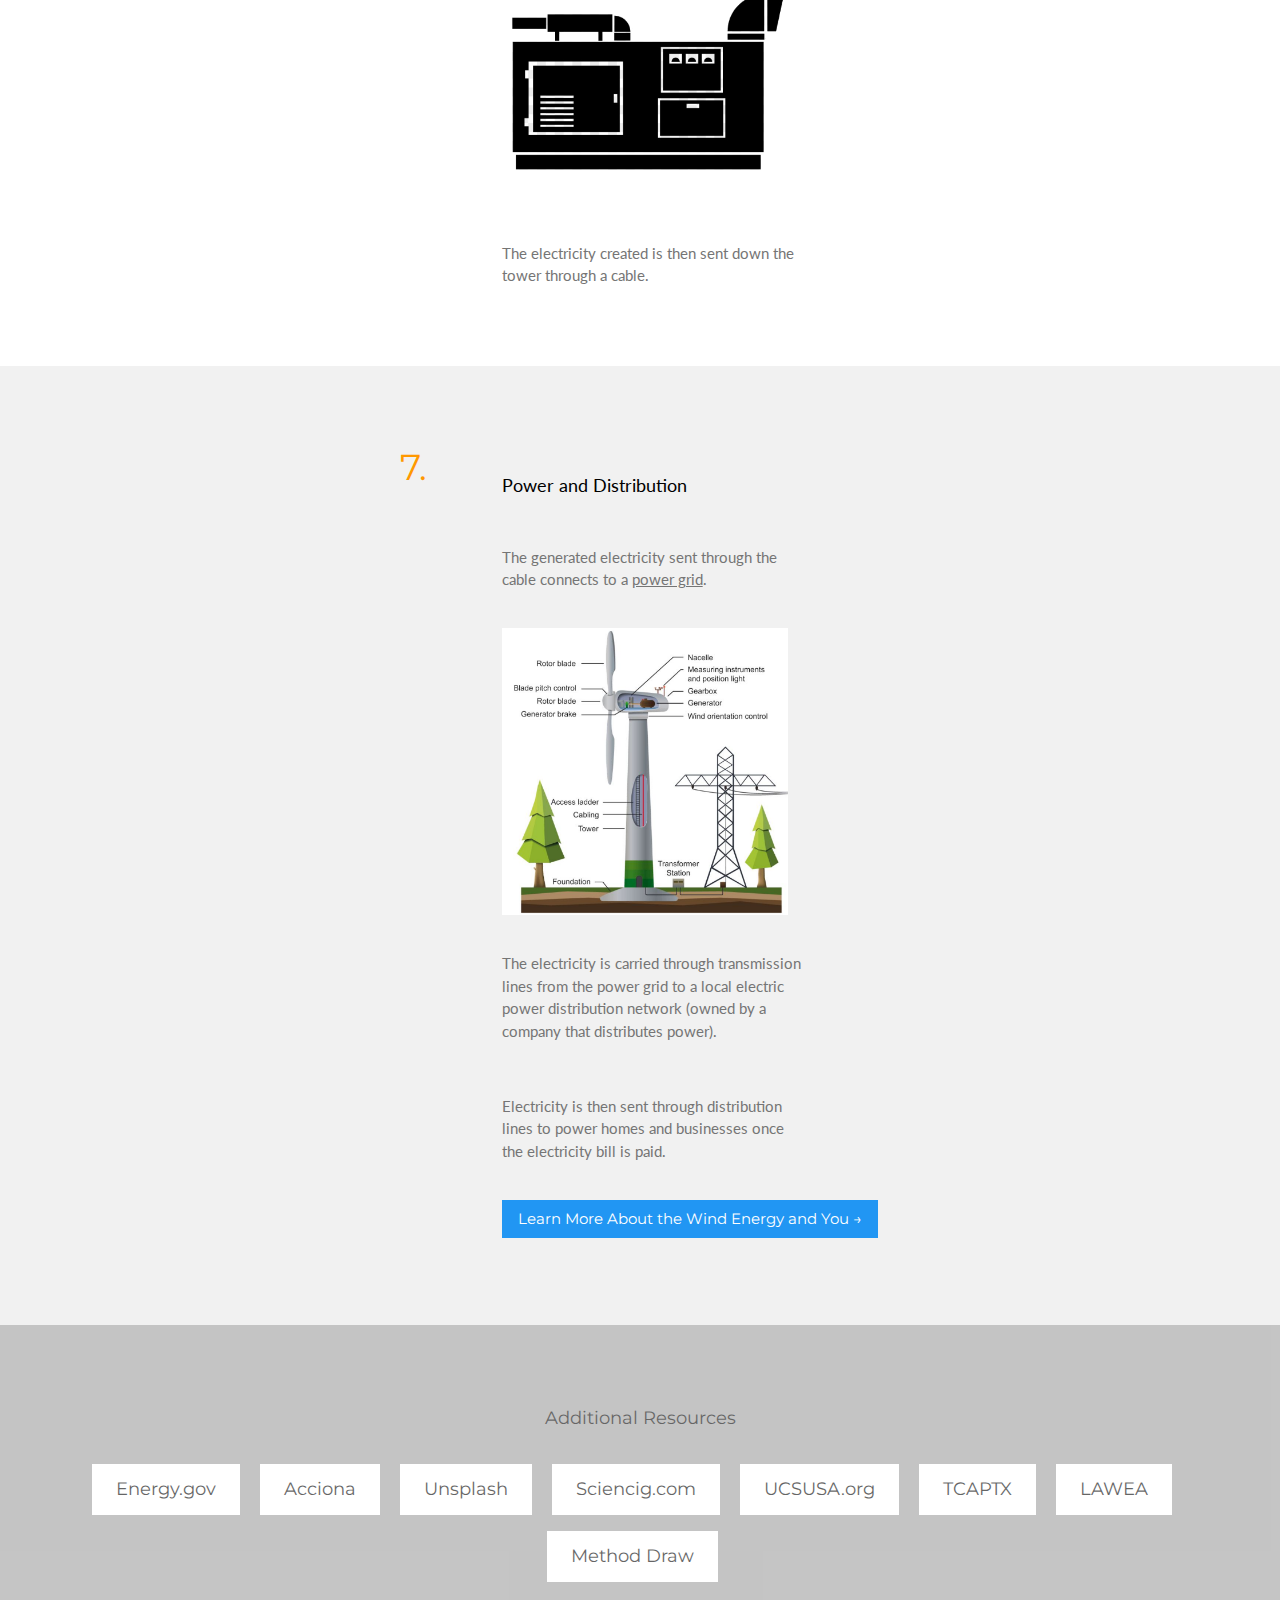
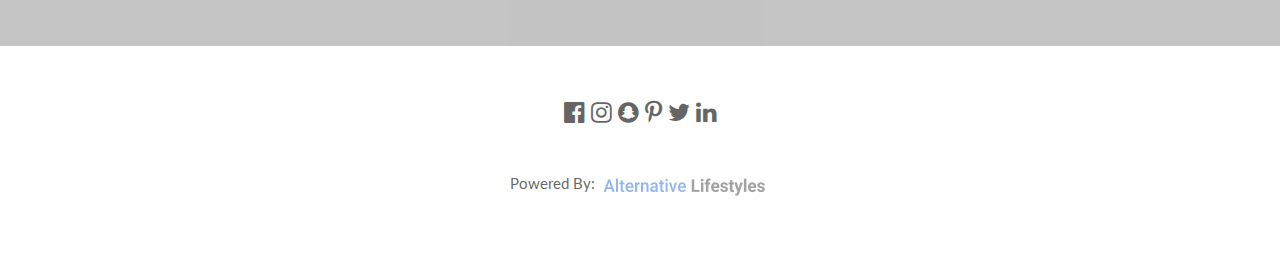
<file: technology.html>
<!DOCTYPE html>
<html lang="en">
<head>
    <!-- Meta -->
        <meta charset="UTF-8">
        <meta name="viewport" content="width=device-width, initial-scale=1">
        <title>English 2311 - Revolution 360</title>
    <!-- W3 Schools template stylesheets -->
        <link rel="stylesheet" href="https://www.w3schools.com/w3css/4/w3.css">
    <!-- Font Stylesheets -->
        <link rel="stylesheet" href="https://fonts.googleapis.com/css?family=Lato">
        <link rel="stylesheet" href="https://fonts.googleapis.com/css?family=Montserrat">
        <link rel="stylesheet" href="https://cdnjs.cloudflare.com/ajax/libs/font-awesome/4.7.0/css/font-awesome.min.css">
    <!-- Custom Stylesheets -->
        <link rel="stylesheet" href="css/r360.css">
    <!-- Bootstrap and JQuery CDN's for modal -->
        <script src="https://ajax.googleapis.com/ajax/libs/jquery/3.3.1/jquery.min.js"></script>
        <link rel="stylesheet" href="https://stackpath.bootstrapcdn.com/bootstrap/4.1.3/css/bootstrap.min.css" integrity="sha384-MCw98/SFnGE8fJT3GXwEOngsV7Zt27NXFoaoApmYm81iuXoPkFOJwJ8ERdknLPMO" crossorigin="anonymous">
        <script src="https://stackpath.bootstrapcdn.com/bootstrap/4.1.3/js/bootstrap.min.js" integrity="sha384-ChfqqxuZUCnJSK3+MXmPNIyE6ZbWh2IMqE241rYiqJxyMiZ6OW/JmZQ5stwEULTy" crossorigin="anonymous"></script>
    <!-- Scripts -->
        <script type="text/javascript" src="scripts/modal.js"></script>
        <script type="text/javascript" src="scripts/relocation.js"></script>
</head>
<body>

    <!-- Navbar -->
    <div class="w3-top">
      <div class="w3-bar w3-white w3-card w3-left-align w3-large">
          <a class="w3-bar-item w3-button w3-hide-medium w3-hide-large w3-right w3-padding-large w3-hover-white w3-large w3-blue" href="javascript:void(0);" onclick="myFunction()" title="Toggle Navigation Menu"><i class="fa fa-bars"></i></a>
          <a href="main.html" class="w3-bar-item w3-button w3-padding-large w3-white">Revolution<b style="color:#4CAF50;"> 360</b></a>
          <a href="technology.html" class="w3-bar-item w3-button w3-hide-small w3-padding-large w3-hover-white">How it Works</a>
          <a href="community.html" class="w3-bar-item w3-button w3-hide-small w3-padding-large w3-hover-white">Community</a>
          <a href="impact.html" class="w3-bar-item w3-button w3-hide-small w3-padding-large w3-hover-white">Impact</a>
          <a href="advocate.html" class="w3-bar-item w3-button w3-hide-small w3-padding-large w3-hover-white">Advocate</a>
      </div>

      <!-- Navbar on small screens -->
      <div id="navDemo" class="w3-bar-block w3-white w3-hide w3-hide-large w3-hide-medium w3-large">
          <a href="technology.html" class="w3-bar-item w3-button w3-padding-large">How it Works</a>
          <a href="community.html" class="w3-bar-item w3-button w3-padding-large">Community</a>
          <a href="impact.html" class="w3-bar-item w3-button w3-padding-large">Impact</a>
          <a href="advocate.html" class="w3-bar-item w3-button w3-padding-large">Advocate</a>
      </div>
    </div>

    <!-- Zeroth Grid -->
    <div class="w3-row-padding w3-padding-64 w3-container" style=" height: 70vh; background-position: center; background-image: url('media/howitworks.jpg'); background-repeat: no-repeat, repeat; background-size: cover; background-position:top;">
        <div class="w3-content" >
            <div class="w3-third">
                &nbsp;
            </div>
            <div class="w3-third" style="text-align: center;">
                <svg class="spin w3-center w3-text-white" xmlns="http://www.w3.org/2000/svg" style=" opacity: .8;" width="200" height="200" viewBox="0 0 14 16"><path fill="white"; fill-rule="evenodd" d="M14 8.77v-1.6l-1.94-.64-.45-1.09.88-1.84-1.13-1.13-1.81.91-1.09-.45-.69-1.92h-1.6l-.63 1.94-1.11.45-1.84-.88-1.13 1.13.91 1.81-.45 1.09L0 7.23v1.59l1.94.64.45 1.09-.88 1.84 1.13 1.13 1.81-.91 1.09.45.69 1.92h1.59l.63-1.94 1.11-.45 1.84.88 1.13-1.13-.92-1.81.47-1.09L14 8.75v.02zM7 11c-1.66 0-3-1.34-3-3s1.34-3 3-3 3 1.34 3 3-1.34 3-3 3z"/></svg>
                <h1 class="w3-center w3-text-white" style="padding-top: 3vh;"><b>How it Works</b></h1>
                <h4 class="w3-center  w3-text-white" style="opacity: .8;">An overview on how wind energy works.</h4>
            </div>
            <div class="w3-third">
                &nbsp;
            </div>
        </div>
    </div>


    <!-- First Grid -->
    <div class="w3-row-padding w3-light-grey w3-padding-64 w3-container">
      <div class="w3-content">
        <div class="w3-third">
            <h1 class="w3-text-orange" style="float: right; padding-right: 50px; ">1.</h1>
        </div>

        <div class="w3-third" style="padding-left: 25px; ">

          <h5 class="w3-padding-32">Fossil Fuels</h5>
          <p class="w3-text-grey">Fossil fuels are the dominant source of energy. The world consumes a ton of energy, which is depleting our fossil fuel supply at an alarming rate.</p>
          <br>
          <img class="how-it-works-gifs" src="media/Oil.png" alt="Oil">
          <br><br>
          <p class="w3-text-grey">The oil supply on the planet is limited, and when it runs out will be determined on the rate in which we exhaust this volatile, natural resource. <br><br>It is important to keep the current standard of living powered, therefore it is important to invest time and resources into different, more reliable forms of natural energy.</p>
        </div>

        <div class="w3-third">
            &nbsp;
        </div>
      </div>
    </div>

    <!-- Second Grid -->
    <div class="w3-row-padding w3-white w3-padding-64 w3-container">
      <div class="w3-content">
        <div class="w3-third">
            <h1 class="w3-text-orange" style="float: right; padding-right: 50px; ">2.</h1>
        </div>

        <div class="w3-third" style="padding-left: 25px; ">
          <h5 class="w3-padding-32">Wind Energy</h5>
          <img class="how-it-works-gifs" src="media/Wind Energy.png" alt="Wind Energy"><br>
          <p class="w3-text-grey"><a href="https://www.energy.gov/eere/wind/how-do-wind-turbines-work">Wind energy is a form of solar energy</a>; winds are created due to the combination of the atmosphere of the sun, rotation of the earth, and the irregular surface of the planet. We harvest this wind energy with turbines.</p>
        </div>

        <div class="w3-third">
            &nbsp;
        </div>
      </div>
    </div>

    <!-- Third Grid -->
    <div class="w3-row-padding w3-light-gray w3-padding-64 w3-container">
      <div class="w3-content">
        <div class="w3-third">
            <h1 class="w3-text-orange" style="float: right; padding-right: 50px; ">3.</h1>
        </div>

        <div class="w3-third" style="padding-left: 25px;">
          <h5 class="w3-padding-32">Wind Turbines</h5>
          <p class="w3-text-grey">A <a href="https://www.acciona.com/renewable-energy/wind-power/wind-turbines/">wind turbine</a> is a device that converts motion energy from winds into electricity. </p>
          <img class="how-it-works-gifs" src="media/Wind Turbines.png" alt="Wind Turbines">
          <br><br>
          <p class="w3-text-grey">Energy generation begins when the wind catches on the turbine blades.</p>
        </div>

        <div class="w3-third">
            &nbsp;
        </div>
      </div>
    </div>

    <!-- Fourth Grid -->
    <div class="w3-row-padding w3-white w3-padding-64 w3-container">
      <div class="w3-content">
        <div class="w3-third">
            <h1 class="w3-text-orange" style="float: right; padding-right: 50px; ">4.</h1>
        </div>

        <div class="w3-third" style="padding-left: 25px; ">
          <h5 class="w3-padding-32">Turbine Blades</h5>
          <p class="w3-text-grey">As the directions of wind are inconsistent, <a href="https://www.energy.gov/eere/wind/inside-wind-turbine">different turbine designs are necessary</a>; upwind turbines face into the wind and downwind turbines face away. <br> </p>
          <br>
          <img class="how-it-works-gifs" src="media/Turbine Blades1.png" alt="Turbine Blades">
          <br>
          <br>
          <p class="w3-text-grey">Turbines can consist of either three or two blades. The blades of the turbine lift and rotate when wind blows over, which makes the rotor spin. This then turns a low-speed shaft at around 30-60 revolutions per minute.</p>
        </div>

        <div class="w3-third">
            &nbsp;
        </div>
      </div>
    </div>

    <!-- Fifth Grid -->
    <div class="w3-row-padding w3-light-gray w3-padding-64 w3-container">
      <div class="w3-content">
        <div class="w3-third">
            <h1 class="w3-text-orange" style="float: right; padding-right: 50px; ">5.</h1>
        </div>

        <div class="w3-third" style="padding-left: 25px; ">
          <h5 class="w3-padding-32">Gear Box</h5>
          <p class="w3-text-grey">The low-speed shaft is connected to the high-speed shaft through a <a href="https://www.energy.gov/eere/wind/inside-wind-turbine">gear box</a>, which then increases the rotational speeds from 30-60 rpm to approximately 1000-1800 rpm. <br></p>
          <br>
          <img class="how-it-works-gifs" src="media/Gearbox Generator.png" alt="Gearbox Generator "><br>
          <br>
          <p class="w3-text-grey">This increase in rpm meets the requirement by most generators to produce electricity.</p>
        </div>

        <div class="w3-third">
            &nbsp;
        </div>
      </div>
    </div>

    <!-- Sixth Grid -->
    <div class="w3-row-padding w3-white w3-padding-64 w3-container">
      <div class="w3-content">
        <div class="w3-third">
            <h1 class="w3-text-orange" style="float: right; padding-right: 50px; ">6.</h1>
        </div>

        <div class="w3-third" style="padding-left: 25px; ">
            <h5 class="w3-padding-32">Generator</h5>
            <p class="w3-text-grey">Driven by the high-speed shaft, <a href="https://www.energy.gov/maps/how-does-wind-turbine-work">the generator</a> produces 60 Hertz (60 cycles per second) alternating current (AC) electricity. <br></p>
            <img class="how-it-works-gifs" src="media/Generator2.png" alt="Wind Energy">
            <br>
            <p class="w3-text-grey">The electricity created is then sent down the tower through a cable.</p>
        </div>

        <div class="w3-third">
            &nbsp;
        </div>
      </div>
    </div>

    <!-- Seventh Grid -->
    <div class="w3-row-padding w3-light-gray w3-padding-64 w3-container">
      <div class="w3-content">
        <div class="w3-third">
            <h1 class="w3-text-orange" style="float: right; padding-right: 50px; ">7.</h1>
        </div>

        <div class="w3-third" style="padding-left: 25px;">
          <h5 class="w3-padding-32">Power and Distribution</h5>
          <p class="w3-text-grey">The generated electricity sent through the cable connects to a <a href="https://www.energy.gov/eere/wind/how-do-wind-turbines-work">power grid</a>.</p>
          <br>
          <img class="how-it-works-gifs" src="media/Power and distribution.png" alt="Power and Distribution Image">
          <br><br>
          <p class="w3-text-grey"> The electricity is carried through transmission lines from the power grid to a local electric power distribution network (owned by a company that distributes power). <br></p>
          <br>
          <p class="w3-text-grey"> Electricity is then sent through distribution lines to power homes and businesses once the electricity bill is paid.</p>
          <br>
          <button class="w3-button w3-blue" onclick="relocateCommunity()">Learn More About the Wind Energy and You &rarr;</button>
        </div>

        <div class="w3-third">
            &nbsp;
        </div>
      </div>
    </div>

    <!-- Seventh Grid -->
    <div class="w3-light-gray  w3-container">
      <div class="w3-content">
        <div class="w3-third">
            &nbsp;
        </div>

        <div class="w3-third" style="padding-left: 25px;">

            <br>
        </div>

        <div class="w3-third">
            &nbsp;
        </div>
      </div>
    </div>

    <!-- Resource Footer -->
    <div class="w3-container w3-grey w3-center w3-opacity w3-padding-64" >
        <h1 class="w3-margin w3-large">Additional Resources</h1>
        <button class="w3-button w3-white w3-padding-large w3-large w3-margin-top w3-margin-right" href="https://www.energy.gov/eere/wind/how-do-wind-turbines-work">Energy.gov</button>
        <button class="w3-button w3-white w3-padding-large w3-large w3-margin-top w3-margin-right" href="https://www.acciona.com/renewable-energy/wind-power/wind-turbines/">Acciona</button>
        <button class="w3-button w3-white w3-padding-large w3-large w3-margin-top w3-margin-right" href="https://unsplash.com/search/photos/wind-power">Unsplash</button>
        <button class="w3-button w3-white w3-padding-large w3-large w3-margin-top w3-margin-right" href="https://sciencing.com/wind-turbines-impact-environment-positive-way-20177.html">Sciencig.com</button>
        <button class="w3-button w3-white w3-padding-large w3-large w3-margin-top w3-margin-right" href="https://www.ucsusa.org/clean-energy/renewable-energy/environmental-impacts-wind-power">UCSUSA.org</button>
        <button class="w3-button w3-white w3-padding-large w3-large w3-margin-top w3-margin-right" href="https://tcaptx.com/education/the-texas-electricity-market-101">TCAPTX</button>
        <button class="w3-button w3-white w3-padding-large w3-large w3-margin-top w3-margin-right" href="https://www.awea.org/wind-101/basics-of-wind-energy">LAWEA</button>
        <button class="w3-button w3-white w3-padding-large w3-large w3-margin-top w3-margin-right" href="https://editor.method.ac/">Method Draw</button>
    </div>

    <!-- Footer -->
    <footer class="w3-container w3-padding-32 w3-center w3-opacity">
        <div class="w3-xlarge w3-padding-16">
            <i class="fa fa-facebook-official w3-hover-opacity"></i>
            <i class="fa fa-instagram w3-hover-opacity"></i>
            <i class="fa fa-snapchat w3-hover-opacity"></i>
            <i class="fa fa-pinterest-p w3-hover-opacity"></i>
            <i class="fa fa-twitter w3-hover-opacity"></i>
            <i class="fa fa-linkedin w3-hover-opacity"></i>
       </div>
       <p>Powered By: <img src="media/al.png" alt="Alternative Lifestyles Logo"></p>
    </footer>



</body>
</html>
</file>
<file: css/r360.css>
/** ==========================================================
  From Original W3 Template
========================================================== **/

body,h1,h2,h3,h4,h5,h6 {
    font-family: "Lato", sans-serif;
}

.w3-bar,h1,button {
    font-family: "Montserrat", sans-serif;
}

.fa-anchor,.fa-coffee {
    font-size:200px;
}

/** ==========================================================
  Custom Classes
========================================================== **/

.container-for-gif{
    height: 20em;
    width: 25em;
}

.circle-svg{
    height: 10rem;
    width: 10rem;
}

.big-img{

    width: 95%;
}

.header-content-style{
    height: 70vh;
}

.custom-header{
    height: 100%;
    width: 100%;
    background-image: url('../media/spash-image.jpg');
    background-position: center;
    background-size: cover;
    background-repeat: no-repeat;
}

.custom-header-fade{
    height: 100%;
    width: 100%;
    background-image: linear-gradient(to bottom left,white,  white, black, black,  white);
    opacity:.6;
}

.custom-header-text{
    padding-top: 15vh;
}

.custom-header-text-bold{
    font-size: 1.45em;
}

.custom-header-text-bold-sub{
    font-size: 1.35em;
}

.custom-span-faded-6{
    opacity: .6;
}

.custom-span-faded-8{
    opacity: .8;
}

.custom-splash-page-image-thirds{
    height: 95%;
    width: 95%;
}

.how-it-works-gifs{
    width: 95%;
}

.message{
    color:red;
}

.to-your-home{
    height: 14em;
    width: 18em;
}

.letter-background{
    background-color: #EFEFEF;
    padding: 20px;
}

/** ============================================================================
    Animation Classes
=============================================================================**/

.spin {
  animation: rotation 8s infinite linear;
}

@keyframes rotation {
  from {
    transform: rotate(0deg);
  }
  to {
    transform: rotate(359deg);
  }
}
</file>
